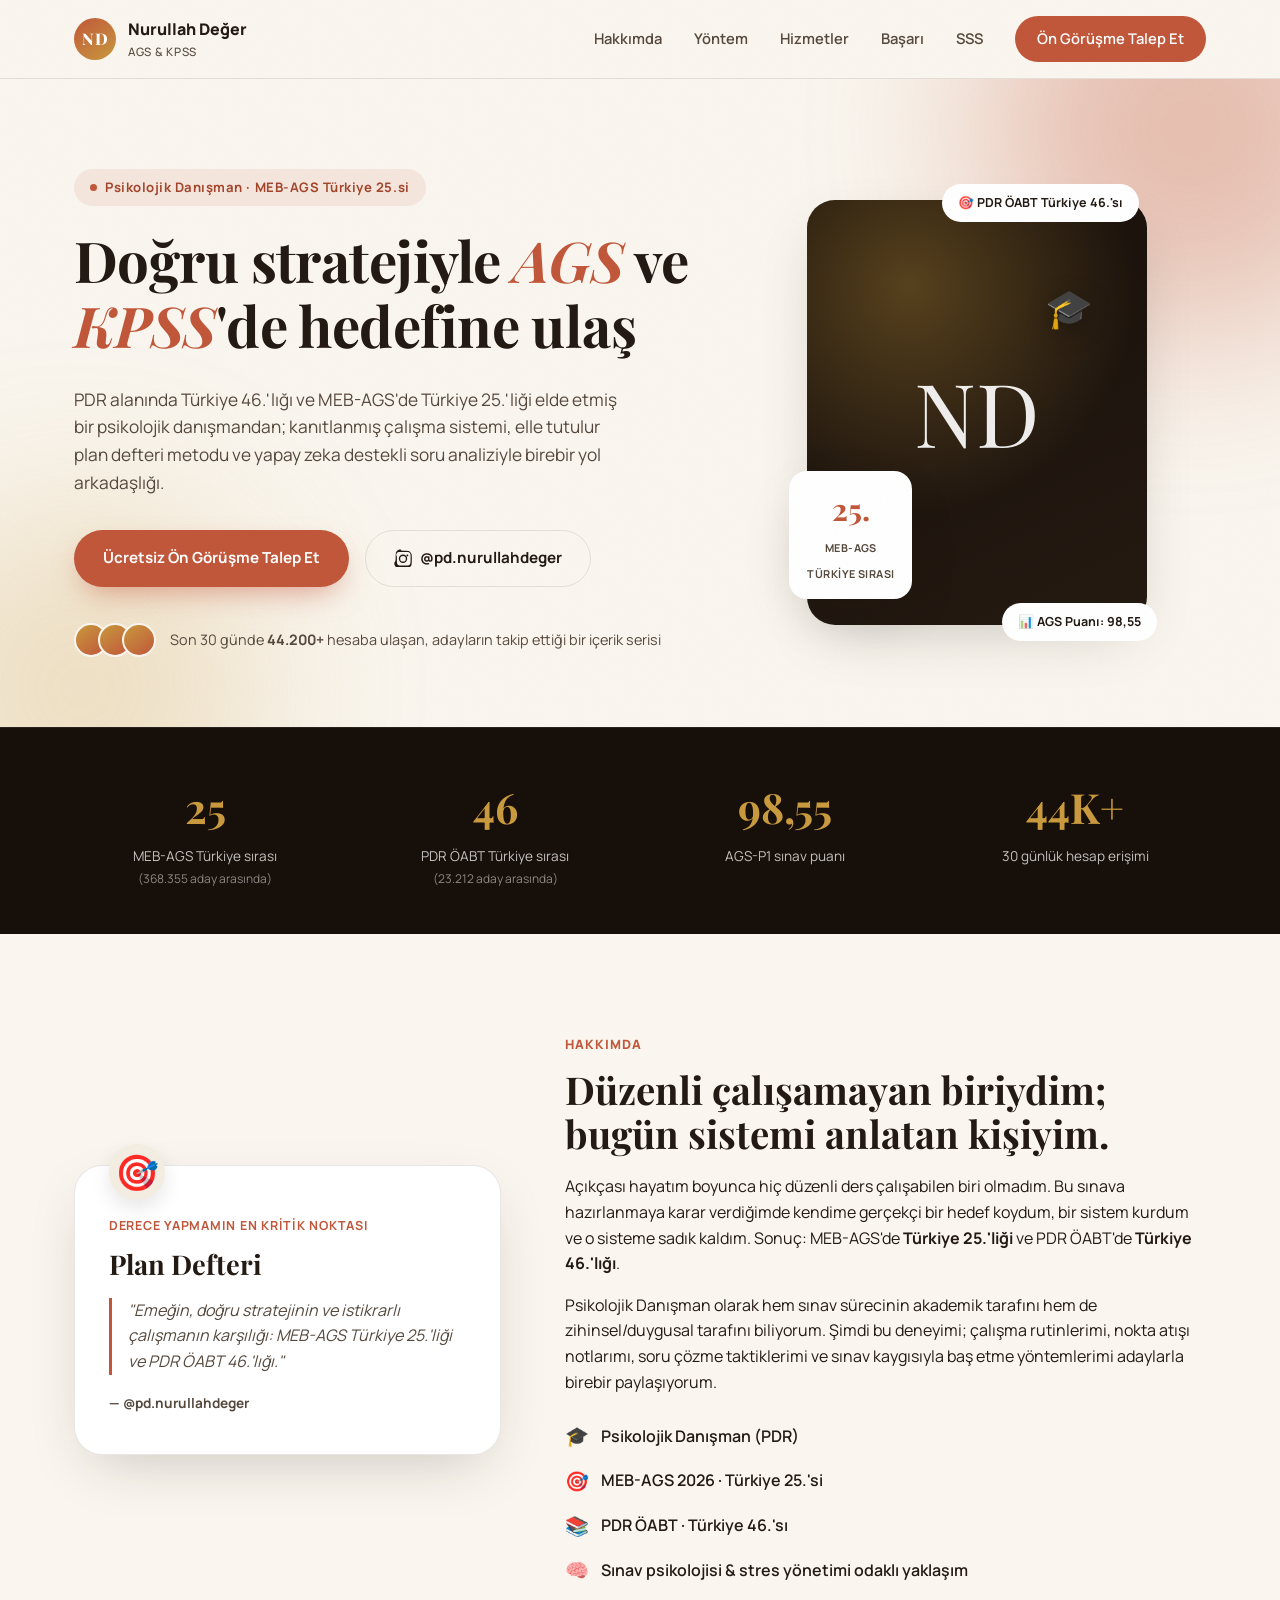
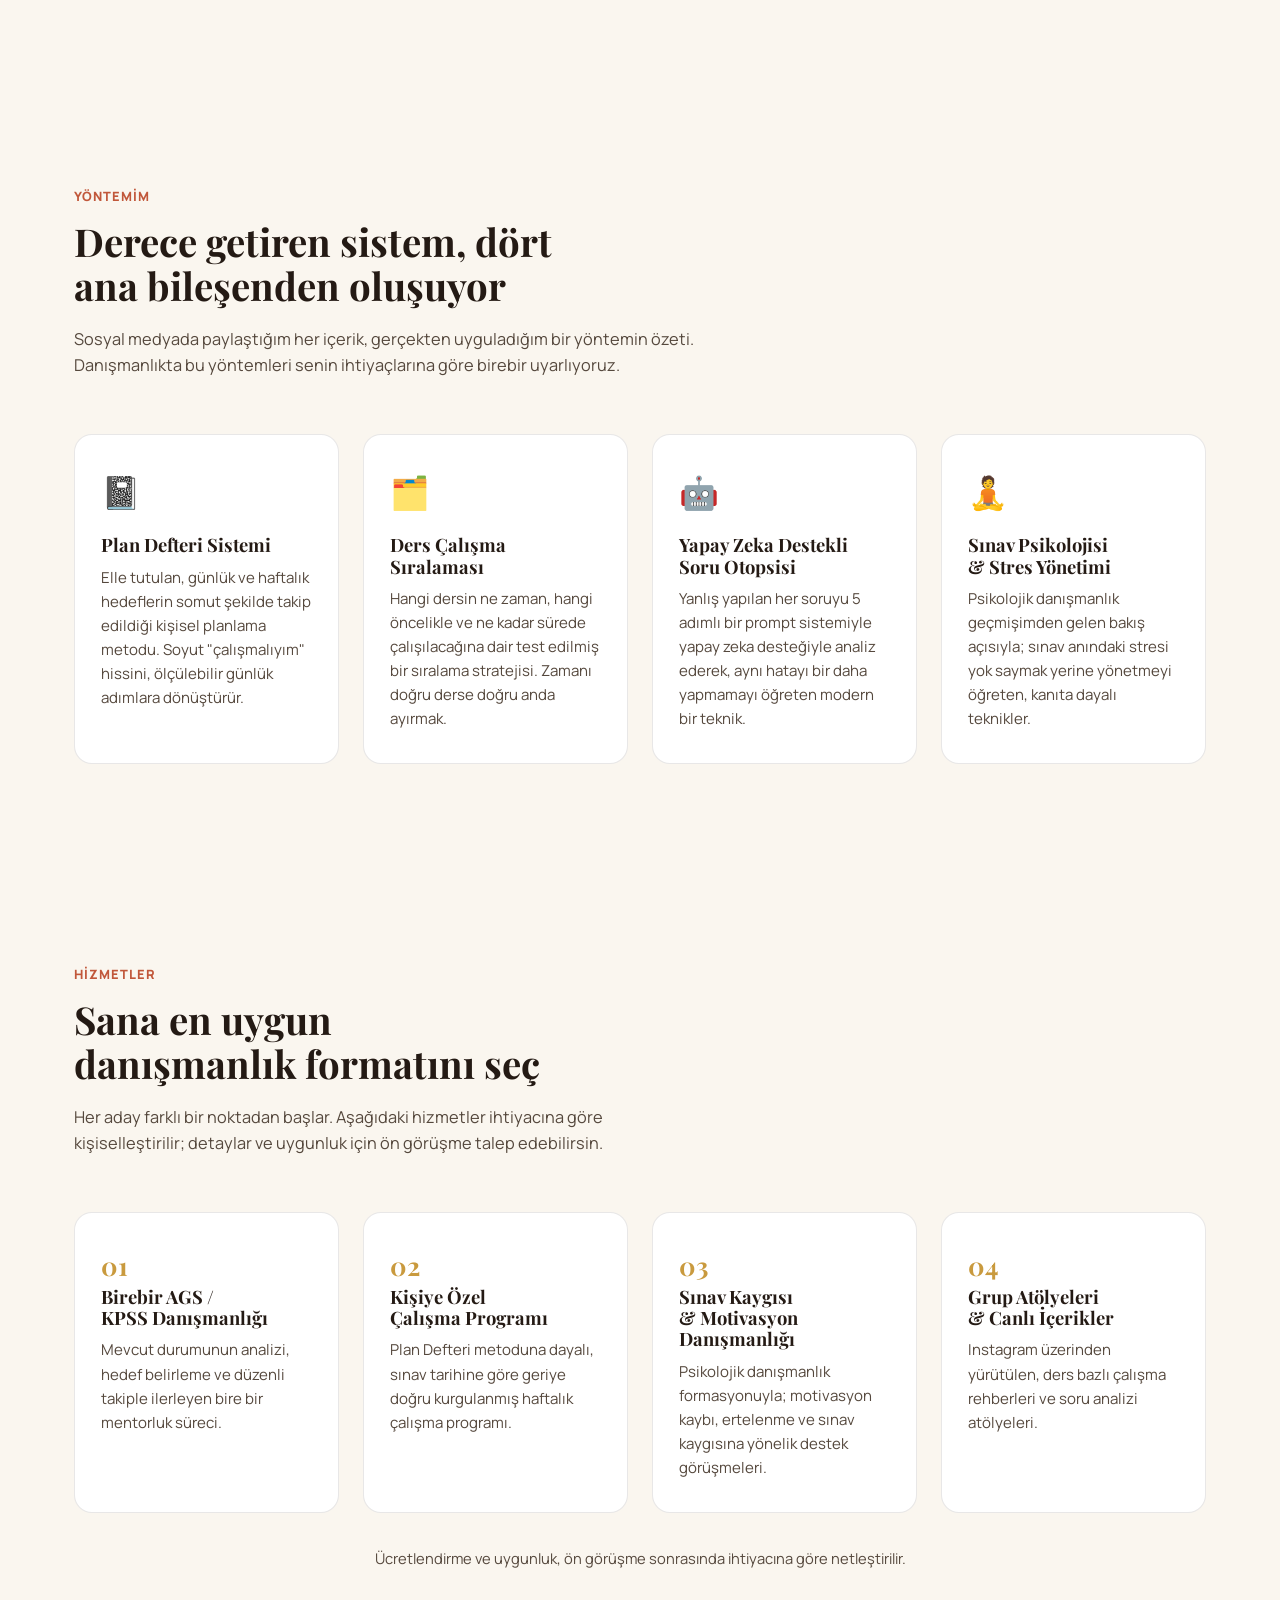
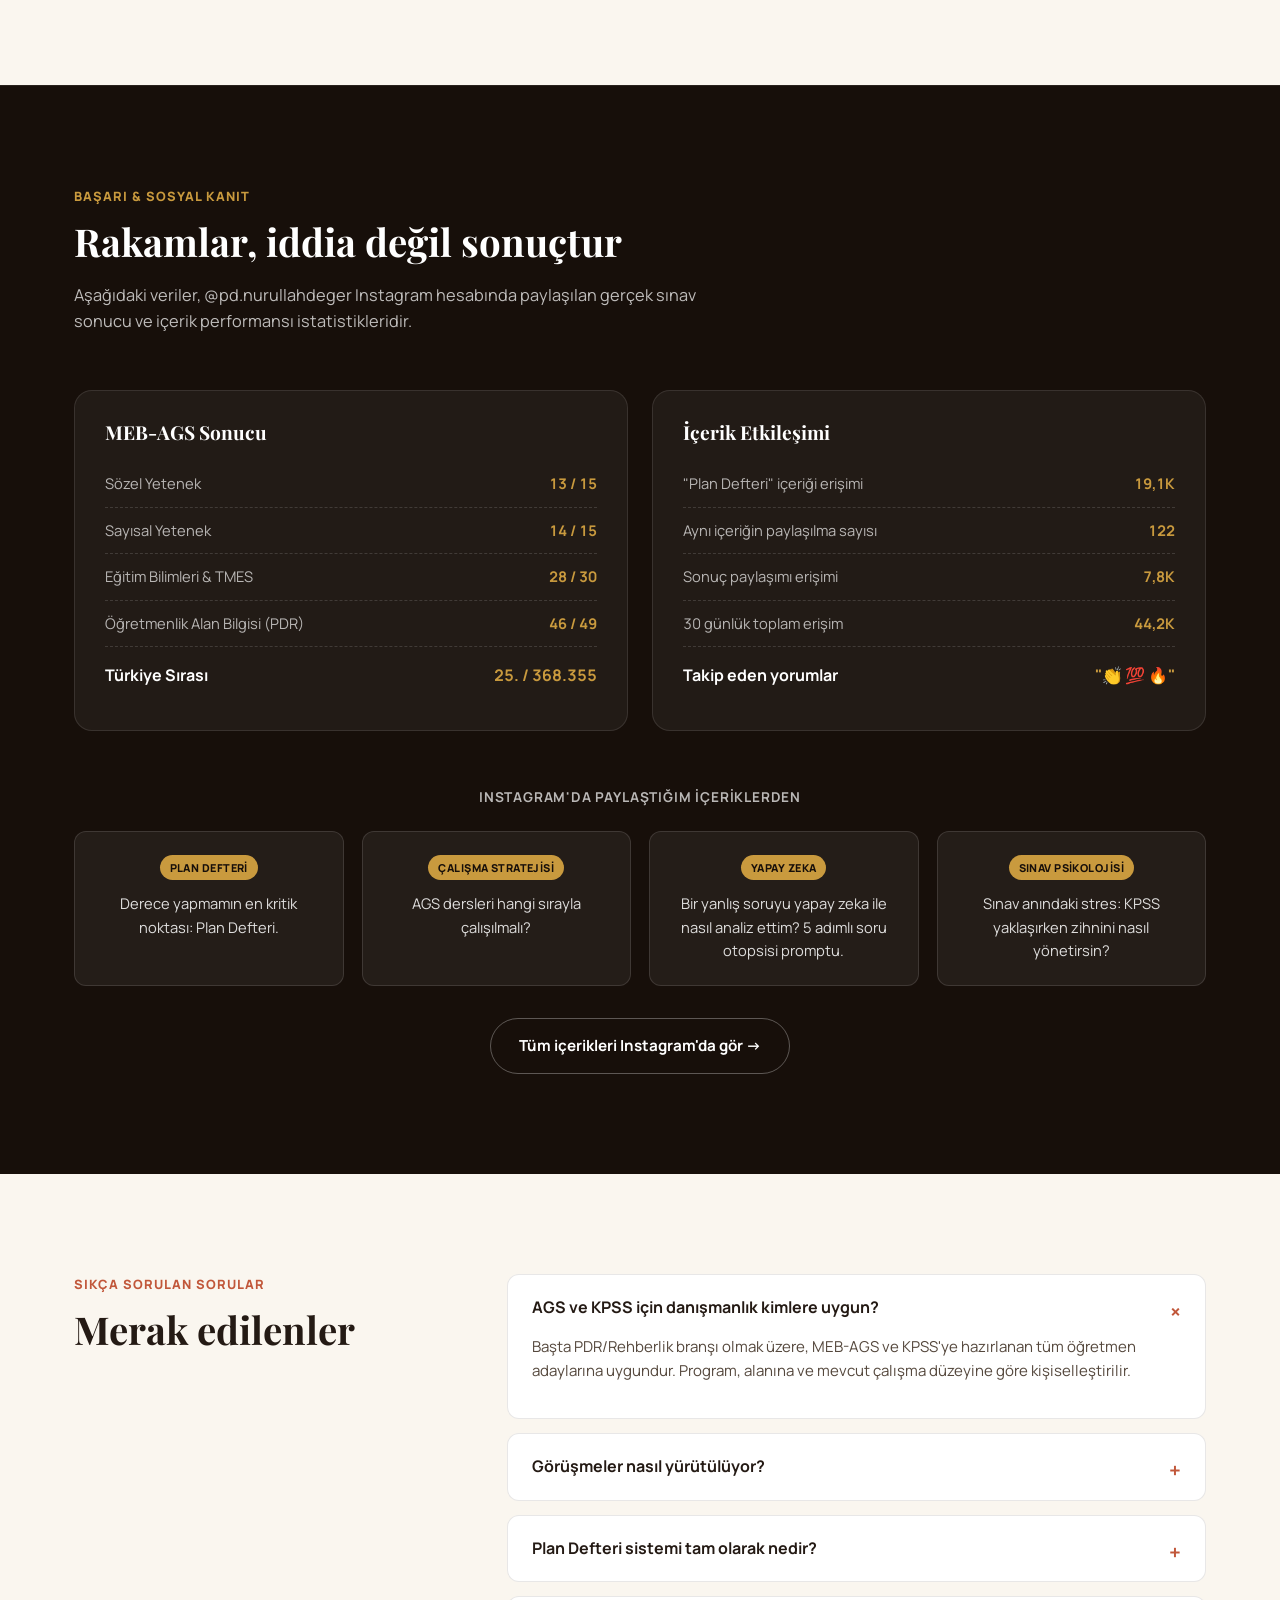
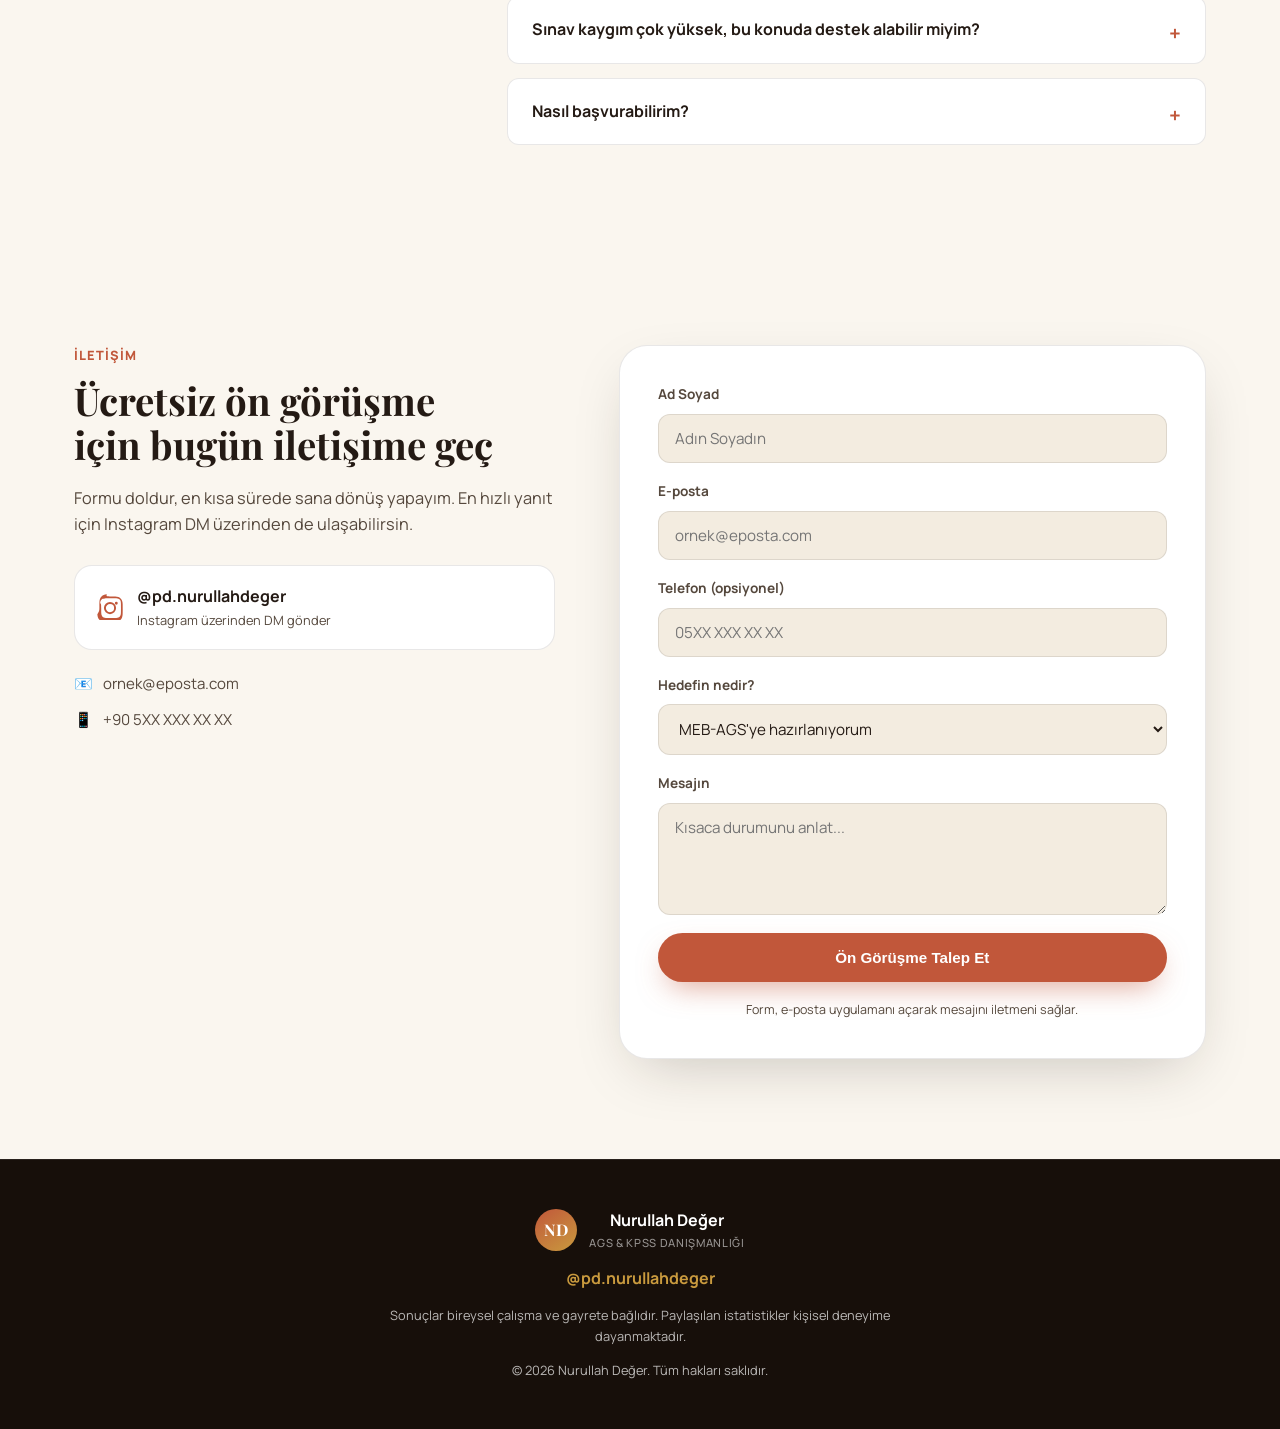
<file: index.html>
<!DOCTYPE html>
<html lang="tr">
<head>
<meta charset="UTF-8">
<meta name="viewport" content="width=device-width, initial-scale=1.0">
<title>Nurullah Değer | AGS &amp; KPSS Danışmanlığı</title>
<meta name="description" content="Psikolojik Danışman Nurullah Değer ile MEB-AGS ve KPSS'de kanıtlanmış çalışma sistemi, plan defteri metodu ve yapay zeka destekli soru analiziyle hedefine ulaş.">
<link rel="icon" href="data:image/svg+xml,%3Csvg xmlns='http://www.w3.org/2000/svg' viewBox='0 0 100 100'%3E%3Ctext y='.9em' font-size='90'%3E%F0%9F%8E%AF%3C/text%3E%3C/svg%3E">
<link rel="preconnect" href="https://fonts.googleapis.com">
<link rel="preconnect" href="https://fonts.gstatic.com" crossorigin>
<link href="https://fonts.googleapis.com/css2?family=Playfair+Display:wght@600;700;800&family=Manrope:wght@400;500;600;700;800&display=swap" rel="stylesheet">
<link rel="stylesheet" href="assets/css/style.css">
</head>
<body>

<div class="noise-overlay" aria-hidden="true"></div>

<!-- ===== HEADER ===== -->
<header class="site-header" id="siteHeader">
  <div class="container header-inner">
    <a href="#top" class="brand">
      <span class="brand-mark">ND</span>
      <span class="brand-text">Nurullah Değer <em>AGS &amp; KPSS</em></span>
    </a>
    <nav class="main-nav" id="mainNav">
      <a href="#hakkimda">Hakkımda</a>
      <a href="#yontem">Yöntem</a>
      <a href="#hizmetler">Hizmetler</a>
      <a href="#basari">Başarı</a>
      <a href="#sss">SSS</a>
      <a href="#iletisim" class="nav-cta">Ön Görüşme Talep Et</a>
    </nav>
    <button class="nav-toggle" id="navToggle" aria-label="Menüyü aç/kapat" aria-expanded="false">
      <span></span><span></span><span></span>
    </button>
  </div>
</header>

<main id="top">

  <!-- ===== HERO ===== -->
  <section class="hero">
    <div class="hero-glow hero-glow--one" aria-hidden="true"></div>
    <div class="hero-glow hero-glow--two" aria-hidden="true"></div>
    <div class="container hero-inner">
      <div class="hero-copy reveal">
        <p class="eyebrow"><span class="dot"></span>Psikolojik Danışman · MEB-AGS Türkiye 25.si</p>
        <h1>Doğru stratejiyle <span class="accent-text">AGS</span> ve <span class="accent-text">KPSS</span>'de hedefine ulaş</h1>
        <p class="hero-sub">PDR alanında Türkiye 46.'lığı ve MEB-AGS'de Türkiye 25.'liği elde etmiş bir psikolojik danışmandan; kanıtlanmış çalışma sistemi, elle tutulur plan defteri metodu ve yapay zeka destekli soru analiziyle birebir yol arkadaşlığı.</p>
        <div class="hero-actions">
          <a class="btn btn-primary" href="#iletisim">Ücretsiz Ön Görüşme Talep Et</a>
          <a class="btn btn-ghost" href="https://www.instagram.com/pd.nurullahdeger/" target="_blank" rel="noopener">
            <svg viewBox="0 0 24 24" class="icon-inline" aria-hidden="true"><path d="M12 2.2c3.2 0 3.6 0 4.85.07 1.25.06 2.1.26 2.85.55.77.3 1.42.7 2.07 1.35.65.65 1.05 1.3 1.35 2.07.29.75.49 1.6.55 2.85.07 1.25.07 1.65.07 4.85s0 3.6-.07 4.85c-.06 1.25-.26 2.1-.55 2.85-.3.77-.7 1.42-1.35 2.07-.65.65-1.3 1.05-2.07 1.35-.75.29-1.6.49-2.85.55-1.25.07-1.65.07-4.85.07s-3.6 0-4.85-.07c-1.25-.06-2.1-.26-2.85-.55-.77-.3-1.42-.7-2.07-1.35-.65-.65-1.05-1.3-1.35-2.07-.29-.75-.49-1.6-.55-2.85C2.2 15.6 2.2 15.2 2.2 12s0-3.6.07-4.85c.06-1.25.26-2.1.55-2.85.3-.77.7-1.42 1.35-2.07.65-.65 1.3-1.05 2.07-1.35.75-.29 1.6-.49 2.85-.55C8.4 2.2 8.8 2.2 12 2.2zm0 1.8c-3.15 0-3.52 0-4.76.07-1.02.05-1.57.22-1.94.36-.49.19-.84.42-1.2.79-.37.36-.6.71-.79 1.2-.14.37-.31.92-.36 1.94C3.88 9.48 3.88 9.85 3.88 13s0 3.52.07 4.76c.05 1.02.22 1.57.36 1.94.19.49.42.84.79 1.2.36.37.71.6 1.2.79.37.14.92.31 1.94.36 1.24.07 1.61.07 4.76.07s3.52 0 4.76-.07c1.02-.05 1.57-.22 1.94-.36.49-.19.84-.42 1.2-.79.37-.36.6-.71.79-1.2.14-.37.31-.92.36-1.94.07-1.24.07-1.61.07-4.76s0-3.52-.07-4.76c-.05-1.02-.22-1.57-.36-1.94a3.2 3.2 0 0 0-.79-1.2 3.2 3.2 0 0 0-1.2-.79c-.37-.14-.92-.31-1.94-.36C15.52 4 15.15 4 12 4zm0 3.4a5.6 5.6 0 1 1 0 11.2 5.6 5.6 0 0 1 0-11.2zm0 1.8a3.8 3.8 0 1 0 0 7.6 3.8 3.8 0 0 0 0-7.6zm5.83-2a1.31 1.31 0 1 1 0 2.62 1.31 1.31 0 0 1 0-2.62z"/></svg>
            @pd.nurullahdeger
          </a>
        </div>
        <div class="hero-trust">
          <div class="trust-avatars" aria-hidden="true">
            <span></span><span></span><span></span>
          </div>
          <p>Son 30 günde <strong>44.200+</strong> hesaba ulaşan, adayların takip ettiği bir içerik serisi</p>
        </div>
      </div>

      <div class="hero-visual reveal">
        <div class="portrait-card">
          <div class="portrait-frame">
            <span class="portrait-monogram">ND</span>
            <span class="portrait-cap" aria-hidden="true">🎓</span>
          </div>
          <div class="portrait-badge">
            <span class="badge-num">25.</span>
            <span class="badge-label">MEB-AGS<br>Türkiye Sırası</span>
          </div>
          <div class="portrait-tag portrait-tag--top">🎯 PDR ÖABT Türkiye 46.'sı</div>
          <div class="portrait-tag portrait-tag--bottom">📊 AGS Puanı: 98,55</div>
        </div>
      </div>
    </div>
  </section>

  <!-- ===== STATS STRIP ===== -->
  <section class="stats-strip">
    <div class="container stats-grid">
      <div class="stat-item reveal">
        <span class="stat-num" data-count="25">0</span>
        <span class="stat-suffix">.</span>
        <p>MEB-AGS Türkiye sırası <em>(368.355 aday arasında)</em></p>
      </div>
      <div class="stat-item reveal">
        <span class="stat-num" data-count="46">0</span>
        <span class="stat-suffix">.</span>
        <p>PDR ÖABT Türkiye sırası <em>(23.212 aday arasında)</em></p>
      </div>
      <div class="stat-item reveal">
        <span class="stat-num" data-count="98" data-decimal="55">0</span>
        <p>AGS-P1 sınav puanı</p>
      </div>
      <div class="stat-item reveal">
        <span class="stat-num" data-count="44" data-suffix="K+">0</span>
        <p>30 günlük hesap erişimi</p>
      </div>
    </div>
  </section>

  <!-- ===== HAKKIMDA ===== -->
  <section id="hakkimda" class="section about">
    <div class="container about-grid">
      <div class="about-media reveal">
        <div class="notebook-card">
          <p class="notebook-kicker">Derece yapmamın en kritik noktası</p>
          <h3>Plan Defteri</h3>
          <p class="notebook-quote">"Emeğin, doğru stratejinin ve istikrarlı çalışmanın karşılığı: MEB-AGS Türkiye 25.'liği ve PDR ÖABT 46.'lığı."</p>
          <span class="notebook-signature">— @pd.nurullahdeger</span>
        </div>
      </div>
      <div class="about-copy reveal">
        <p class="section-eyebrow">Hakkımda</p>
        <h2>Düzenli çalışamayan biriydim; bugün sistemi anlatan kişiyim.</h2>
        <p>Açıkçası hayatım boyunca hiç düzenli ders çalışabilen biri olmadım. Bu sınava hazırlanmaya karar verdiğimde kendime gerçekçi bir hedef koydum, bir sistem kurdum ve o sisteme sadık kaldım. Sonuç: MEB-AGS'de <strong>Türkiye 25.'liği</strong> ve PDR ÖABT'de <strong>Türkiye 46.'lığı</strong>.</p>
        <p>Psikolojik Danışman olarak hem sınav sürecinin akademik tarafını hem de zihinsel/duygusal tarafını biliyorum. Şimdi bu deneyimi; çalışma rutinlerimi, nokta atışı notlarımı, soru çözme taktiklerimi ve sınav kaygısıyla baş etme yöntemlerimi adaylarla birebir paylaşıyorum.</p>
        <ul class="about-points">
          <li><span>🎓</span> Psikolojik Danışman (PDR)</li>
          <li><span>🎯</span> MEB-AGS 2026 · Türkiye 25.'si</li>
          <li><span>📚</span> PDR ÖABT · Türkiye 46.'sı</li>
          <li><span>🧠</span> Sınav psikolojisi &amp; stres yönetimi odaklı yaklaşım</li>
        </ul>
      </div>
    </div>
  </section>

  <!-- ===== YÖNTEM ===== -->
  <section id="yontem" class="section method">
    <div class="container">
      <div class="section-head reveal">
        <p class="section-eyebrow">Yöntemim</p>
        <h2>Derece getiren sistem, dört ana bileşenden oluşuyor</h2>
        <p class="section-desc">Sosyal medyada paylaştığım her içerik, gerçekten uyguladığım bir yöntemin özeti. Danışmanlıkta bu yöntemleri senin ihtiyaçlarına göre birebir uyarlıyoruz.</p>
      </div>
      <div class="method-grid">
        <div class="method-card reveal">
          <div class="method-icon">📓</div>
          <h3>Plan Defteri Sistemi</h3>
          <p>Elle tutulan, günlük ve haftalık hedeflerin somut şekilde takip edildiği kişisel planlama metodu. Soyut "çalışmalıyım" hissini, ölçülebilir günlük adımlara dönüştürür.</p>
        </div>
        <div class="method-card reveal">
          <div class="method-icon">🗂️</div>
          <h3>Ders Çalışma Sıralaması</h3>
          <p>Hangi dersin ne zaman, hangi öncelikle ve ne kadar sürede çalışılacağına dair test edilmiş bir sıralama stratejisi. Zamanı doğru derse doğru anda ayırmak.</p>
        </div>
        <div class="method-card reveal">
          <div class="method-icon">🤖</div>
          <h3>Yapay Zeka Destekli Soru Otopsisi</h3>
          <p>Yanlış yapılan her soruyu 5 adımlı bir prompt sistemiyle yapay zeka desteğiyle analiz ederek, aynı hatayı bir daha yapmamayı öğreten modern bir teknik.</p>
        </div>
        <div class="method-card reveal">
          <div class="method-icon">🧘</div>
          <h3>Sınav Psikolojisi &amp; Stres Yönetimi</h3>
          <p>Psikolojik danışmanlık geçmişimden gelen bakış açısıyla; sınav anındaki stresi yok saymak yerine yönetmeyi öğreten, kanıta dayalı teknikler.</p>
        </div>
      </div>
    </div>
  </section>

  <!-- ===== HİZMETLER ===== -->
  <section id="hizmetler" class="section services">
    <div class="container">
      <div class="section-head reveal">
        <p class="section-eyebrow">Hizmetler</p>
        <h2>Sana en uygun danışmanlık formatını seç</h2>
        <p class="section-desc">Her aday farklı bir noktadan başlar. Aşağıdaki hizmetler ihtiyacına göre kişiselleştirilir; detaylar ve uygunluk için ön görüşme talep edebilirsin.</p>
      </div>
      <div class="services-grid">
        <div class="service-card reveal">
          <span class="service-num">01</span>
          <h3>Birebir AGS / KPSS Danışmanlığı</h3>
          <p>Mevcut durumunun analizi, hedef belirleme ve düzenli takiple ilerleyen bire bir mentorluk süreci.</p>
        </div>
        <div class="service-card reveal">
          <span class="service-num">02</span>
          <h3>Kişiye Özel Çalışma Programı</h3>
          <p>Plan Defteri metoduna dayalı, sınav tarihine göre geriye doğru kurgulanmış haftalık çalışma programı.</p>
        </div>
        <div class="service-card reveal">
          <span class="service-num">03</span>
          <h3>Sınav Kaygısı &amp; Motivasyon Danışmanlığı</h3>
          <p>Psikolojik danışmanlık formasyonuyla; motivasyon kaybı, ertelenme ve sınav kaygısına yönelik destek görüşmeleri.</p>
        </div>
        <div class="service-card reveal">
          <span class="service-num">04</span>
          <h3>Grup Atölyeleri &amp; Canlı İçerikler</h3>
          <p>Instagram üzerinden yürütülen, ders bazlı çalışma rehberleri ve soru analizi atölyeleri.</p>
        </div>
      </div>
      <p class="services-note reveal">Ücretlendirme ve uygunluk, ön görüşme sonrasında ihtiyacına göre netleştirilir.</p>
    </div>
  </section>

  <!-- ===== BAŞARI / SOSYAL KANIT ===== -->
  <section id="basari" class="section proof">
    <div class="container">
      <div class="section-head reveal light">
        <p class="section-eyebrow">Başarı &amp; Sosyal Kanıt</p>
        <h2>Rakamlar, iddia değil sonuçtur</h2>
        <p class="section-desc">Aşağıdaki veriler, @pd.nurullahdeger Instagram hesabında paylaşılan gerçek sınav sonucu ve içerik performansı istatistikleridir.</p>
      </div>

      <div class="proof-grid">
        <div class="proof-card reveal">
          <h3>MEB-AGS Sonucu</h3>
          <div class="proof-row"><span>Sözel Yetenek</span><strong>13 / 15</strong></div>
          <div class="proof-row"><span>Sayısal Yetenek</span><strong>14 / 15</strong></div>
          <div class="proof-row"><span>Eğitim Bilimleri &amp; TMES</span><strong>28 / 30</strong></div>
          <div class="proof-row"><span>Öğretmenlik Alan Bilgisi (PDR)</span><strong>46 / 49</strong></div>
          <div class="proof-row proof-row--total"><span>Türkiye Sırası</span><strong>25. / 368.355</strong></div>
        </div>

        <div class="proof-card reveal">
          <h3>İçerik Etkileşimi</h3>
          <div class="proof-row"><span>"Plan Defteri" içeriği erişimi</span><strong>19,1K</strong></div>
          <div class="proof-row"><span>Aynı içeriğin paylaşılma sayısı</span><strong>122</strong></div>
          <div class="proof-row"><span>Sonuç paylaşımı erişimi</span><strong>7,8K</strong></div>
          <div class="proof-row"><span>30 günlük toplam erişim</span><strong>44,2K</strong></div>
          <div class="proof-row proof-row--total"><span>Takip eden yorumlar</span><strong>"👏 💯 🔥"</strong></div>
        </div>
      </div>

      <div class="content-strip reveal">
        <p class="content-strip-label">Instagram'da paylaştığım içeriklerden</p>
        <div class="content-cards">
          <a class="content-card" href="https://www.instagram.com/pd.nurullahdeger/" target="_blank" rel="noopener">
            <span class="content-tag">Plan Defteri</span>
            <p>Derece yapmamın en kritik noktası: Plan Defteri.</p>
          </a>
          <a class="content-card" href="https://www.instagram.com/pd.nurullahdeger/" target="_blank" rel="noopener">
            <span class="content-tag">Çalışma Stratejisi</span>
            <p>AGS dersleri hangi sırayla çalışılmalı?</p>
          </a>
          <a class="content-card" href="https://www.instagram.com/pd.nurullahdeger/" target="_blank" rel="noopener">
            <span class="content-tag">Yapay Zeka</span>
            <p>Bir yanlış soruyu yapay zeka ile nasıl analiz ettim? 5 adımlı soru otopsisi promptu.</p>
          </a>
          <a class="content-card" href="https://www.instagram.com/pd.nurullahdeger/" target="_blank" rel="noopener">
            <span class="content-tag">Sınav Psikolojisi</span>
            <p>Sınav anındaki stres: KPSS yaklaşırken zihnini nasıl yönetirsin?</p>
          </a>
        </div>
        <a class="btn btn-ghost btn-ghost--light" href="https://www.instagram.com/pd.nurullahdeger/" target="_blank" rel="noopener">Tüm içerikleri Instagram'da gör →</a>
      </div>
    </div>
  </section>

  <!-- ===== SSS ===== -->
  <section id="sss" class="section faq">
    <div class="container faq-grid">
      <div class="section-head reveal">
        <p class="section-eyebrow">Sıkça Sorulan Sorular</p>
        <h2>Merak edilenler</h2>
      </div>
      <div class="faq-list reveal">
        <details class="faq-item" open>
          <summary>AGS ve KPSS için danışmanlık kimlere uygun?</summary>
          <p>Başta PDR/Rehberlik branşı olmak üzere, MEB-AGS ve KPSS'ye hazırlanan tüm öğretmen adaylarına uygundur. Program, alanına ve mevcut çalışma düzeyine göre kişiselleştirilir.</p>
        </details>
        <details class="faq-item">
          <summary>Görüşmeler nasıl yürütülüyor?</summary>
          <p>Süreç çevrimiçi olarak yürütülür. Ön görüşmede hedefin ve mevcut durumun konuşulur, ardından sana özel bir çalışma ve takip planı oluşturulur.</p>
        </details>
        <details class="faq-item">
          <summary>Plan Defteri sistemi tam olarak nedir?</summary>
          <p>Günlük ve haftalık hedeflerin elle tutulur şekilde planlandığı, ilerlemenin somut olarak takip edildiği kişisel bir planlama yöntemidir. Danışmanlık sürecinde sana özel şekilde uyarlanır.</p>
        </details>
        <details class="faq-item">
          <summary>Sınav kaygım çok yüksek, bu konuda destek alabilir miyim?</summary>
          <p>Evet. Psikolojik danışmanlık formasyonu, sınav kaygısı ve motivasyon konularında akademik hazırlığın yanı sıra destek almanı da mümkün kılıyor.</p>
        </details>
        <details class="faq-item">
          <summary>Nasıl başvurabilirim?</summary>
          <p>Aşağıdaki iletişim bölümünden formu doldurabilir ya da Instagram üzerinden doğrudan mesaj gönderebilirsin.</p>
        </details>
      </div>
    </div>
  </section>

  <!-- ===== İLETİŞİM ===== -->
  <section id="iletisim" class="section contact">
    <div class="container contact-grid">
      <div class="contact-copy reveal">
        <p class="section-eyebrow">İletişim</p>
        <h2>Ücretsiz ön görüşme için bugün iletişime geç</h2>
        <p class="section-desc">Formu doldur, en kısa sürede sana dönüş yapayım. En hızlı yanıt için Instagram DM üzerinden de ulaşabilirsin.</p>

        <a class="contact-instagram" href="https://www.instagram.com/pd.nurullahdeger/" target="_blank" rel="noopener">
          <svg viewBox="0 0 24 24" class="icon-inline" aria-hidden="true"><path d="M12 2.2c3.2 0 3.6 0 4.85.07 1.25.06 2.1.26 2.85.55.77.3 1.42.7 2.07 1.35.65.65 1.05 1.3 1.35 2.07.29.75.49 1.6.55 2.85.07 1.25.07 1.65.07 4.85s0 3.6-.07 4.85c-.06 1.25-.26 2.1-.55 2.85-.3.77-.7 1.42-1.35 2.07-.65.65-1.3 1.05-2.07 1.35-.75.29-1.6.49-2.85.55-1.25.07-1.65.07-4.85.07s-3.6 0-4.85-.07c-1.25-.06-2.1-.26-2.85-.55-.77-.3-1.42-.7-2.07-1.35-.65-.65-1.05-1.3-1.35-2.07-.29-.75-.49-1.6-.55-2.85C2.2 15.6 2.2 15.2 2.2 12s0-3.6.07-4.85c.06-1.25.26-2.1.55-2.85.3-.77.7-1.42 1.35-2.07.65-.65 1.3-1.05 2.07-1.35.75-.29 1.6-.49 2.85-.55C8.4 2.2 8.8 2.2 12 2.2zm0 1.8c-3.15 0-3.52 0-4.76.07-1.02.05-1.57.22-1.94.36-.49.19-.84.42-1.2.79-.37.36-.6.71-.79 1.2-.14.37-.31.92-.36 1.94C3.88 9.48 3.88 9.85 3.88 13s0 3.52.07 4.76c.05 1.02.22 1.57.36 1.94.19.49.42.84.79 1.2.36.37.71.6 1.2.79.37.14.92.31 1.94.36 1.24.07 1.61.07 4.76.07s3.52 0 4.76-.07c1.02-.05 1.57-.22 1.94-.36.49-.19.84-.42 1.2-.79.37-.36.6-.71.79-1.2.14-.37.31-.92.36-1.94.07-1.24.07-1.61.07-4.76s0-3.52-.07-4.76c-.05-1.02-.22-1.57-.36-1.94a3.2 3.2 0 0 0-.79-1.2 3.2 3.2 0 0 0-1.2-.79c-.37-.14-.92-.31-1.94-.36C15.52 4 15.15 4 12 4zm0 3.4a5.6 5.6 0 1 1 0 11.2 5.6 5.6 0 0 1 0-11.2zm0 1.8a3.8 3.8 0 1 0 0 7.6 3.8 3.8 0 0 0 0-7.6zm5.83-2a1.31 1.31 0 1 1 0 2.62 1.31 1.31 0 0 1 0-2.62z"/></svg>
          <span>
            <strong>@pd.nurullahdeger</strong>
            <em>Instagram üzerinden DM gönder</em>
          </span>
        </a>

        <ul class="contact-list">
          <li><span>📧</span> <!-- TODO: gerçek e-posta adresinizi buraya girin --> ornek@eposta.com</li>
          <li><span>📱</span> <!-- TODO: gerçek telefon/WhatsApp numaranızı buraya girin --> +90 5XX XXX XX XX</li>
        </ul>
      </div>

      <form class="contact-form reveal" id="contactForm">
        <div class="form-row">
          <label for="name">Ad Soyad</label>
          <input type="text" id="name" name="name" required placeholder="Adın Soyadın">
        </div>
        <div class="form-row">
          <label for="email">E-posta</label>
          <input type="email" id="email" name="email" required placeholder="ornek@eposta.com">
        </div>
        <div class="form-row">
          <label for="phone">Telefon (opsiyonel)</label>
          <input type="tel" id="phone" name="phone" placeholder="05XX XXX XX XX">
        </div>
        <div class="form-row">
          <label for="goal">Hedefin nedir?</label>
          <select id="goal" name="goal">
            <option>MEB-AGS'ye hazırlanıyorum</option>
            <option>KPSS'ye hazırlanıyorum</option>
            <option>Sınav kaygısı ile ilgili destek istiyorum</option>
            <option>Diğer</option>
          </select>
        </div>
        <div class="form-row">
          <label for="message">Mesajın</label>
          <textarea id="message" name="message" rows="4" placeholder="Kısaca durumunu anlat..."></textarea>
        </div>
        <button type="submit" class="btn btn-primary btn-block">Ön Görüşme Talep Et</button>
        <p class="form-note" id="formNote">Form, e-posta uygulamanı açarak mesajını iletmeni sağlar.</p>
      </form>
    </div>
  </section>

</main>

<!-- ===== FOOTER ===== -->
<footer class="site-footer">
  <div class="container footer-inner">
    <div class="footer-brand">
      <span class="brand-mark">ND</span>
      <span class="brand-text">Nurullah Değer <em>AGS &amp; KPSS Danışmanlığı</em></span>
    </div>
    <a href="https://www.instagram.com/pd.nurullahdeger/" target="_blank" rel="noopener" class="footer-instagram">@pd.nurullahdeger</a>
    <p class="footer-note">Sonuçlar bireysel çalışma ve gayrete bağlıdır. Paylaşılan istatistikler kişisel deneyime dayanmaktadır.</p>
    <p class="footer-copy">© <span id="year"></span> Nurullah Değer. Tüm hakları saklıdır.</p>
  </div>
</footer>

<script src="assets/js/script.js"></script>
</body>
</html>
</file>
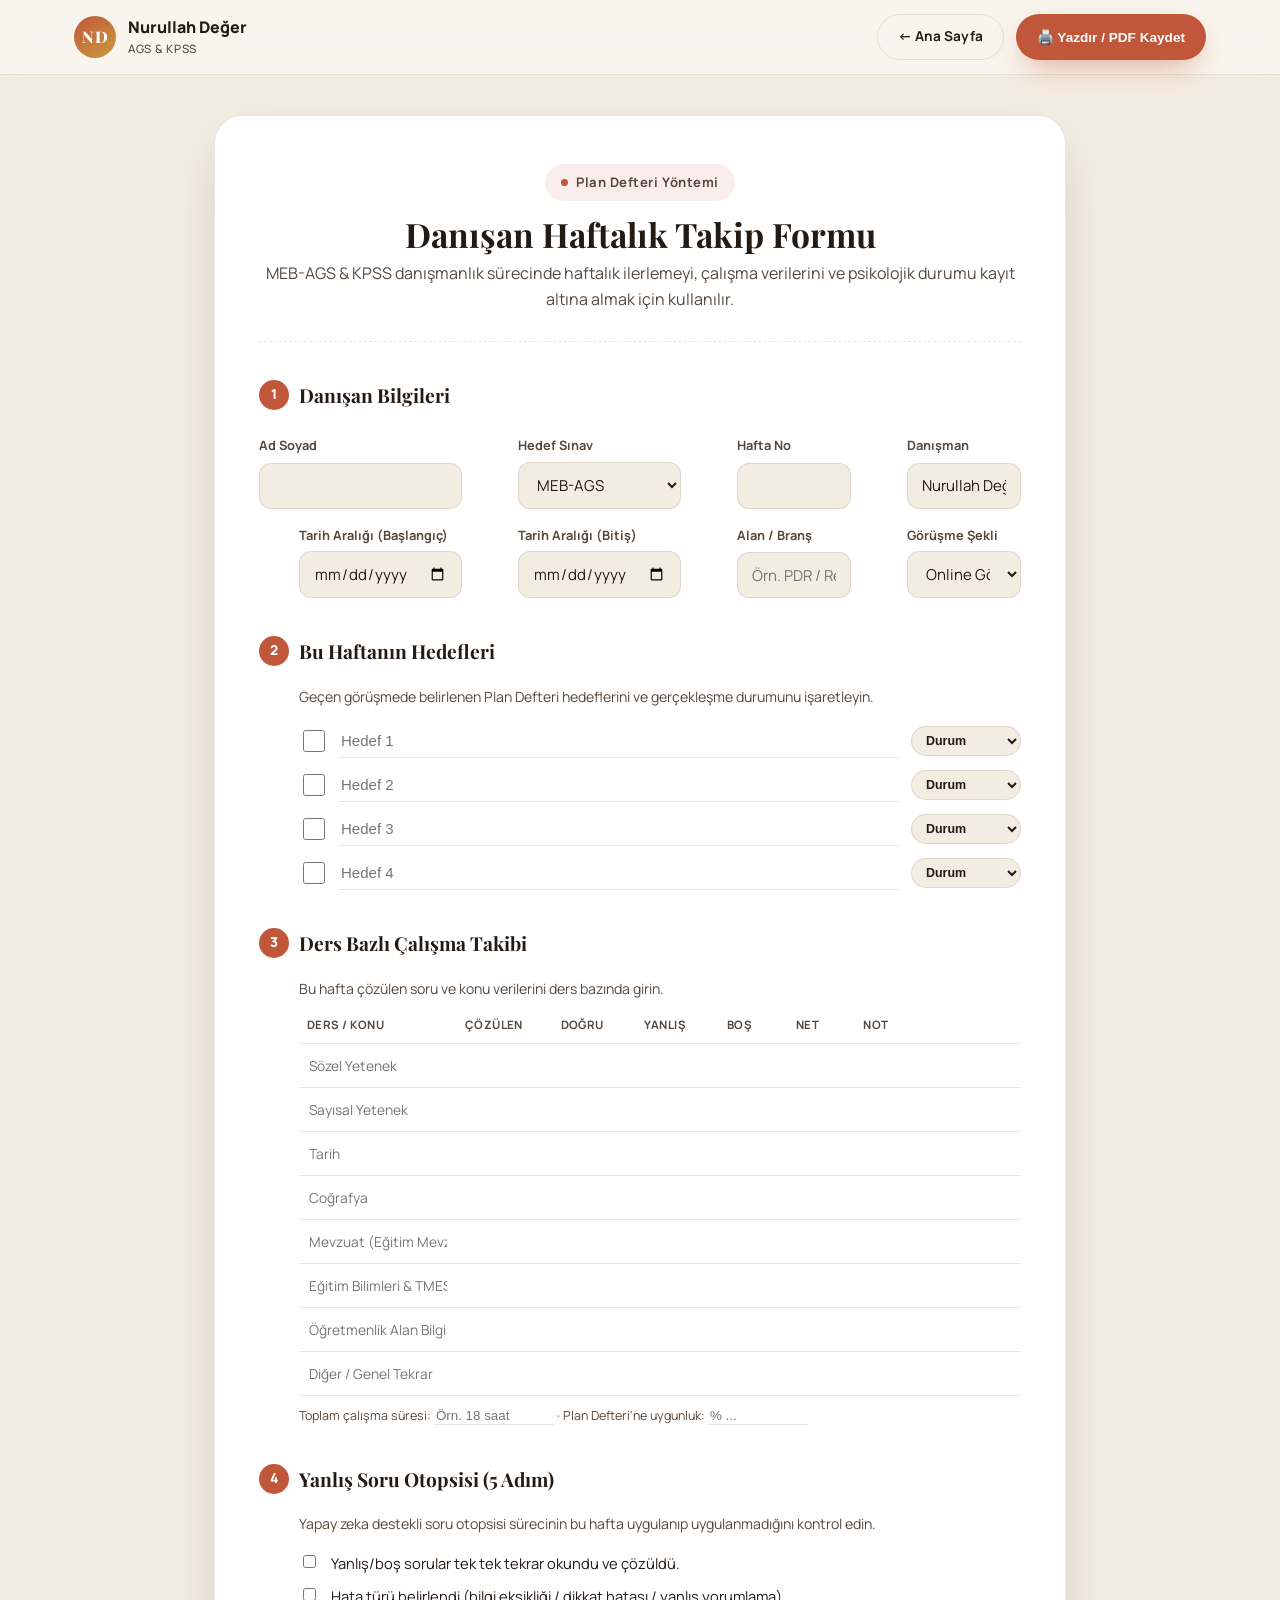
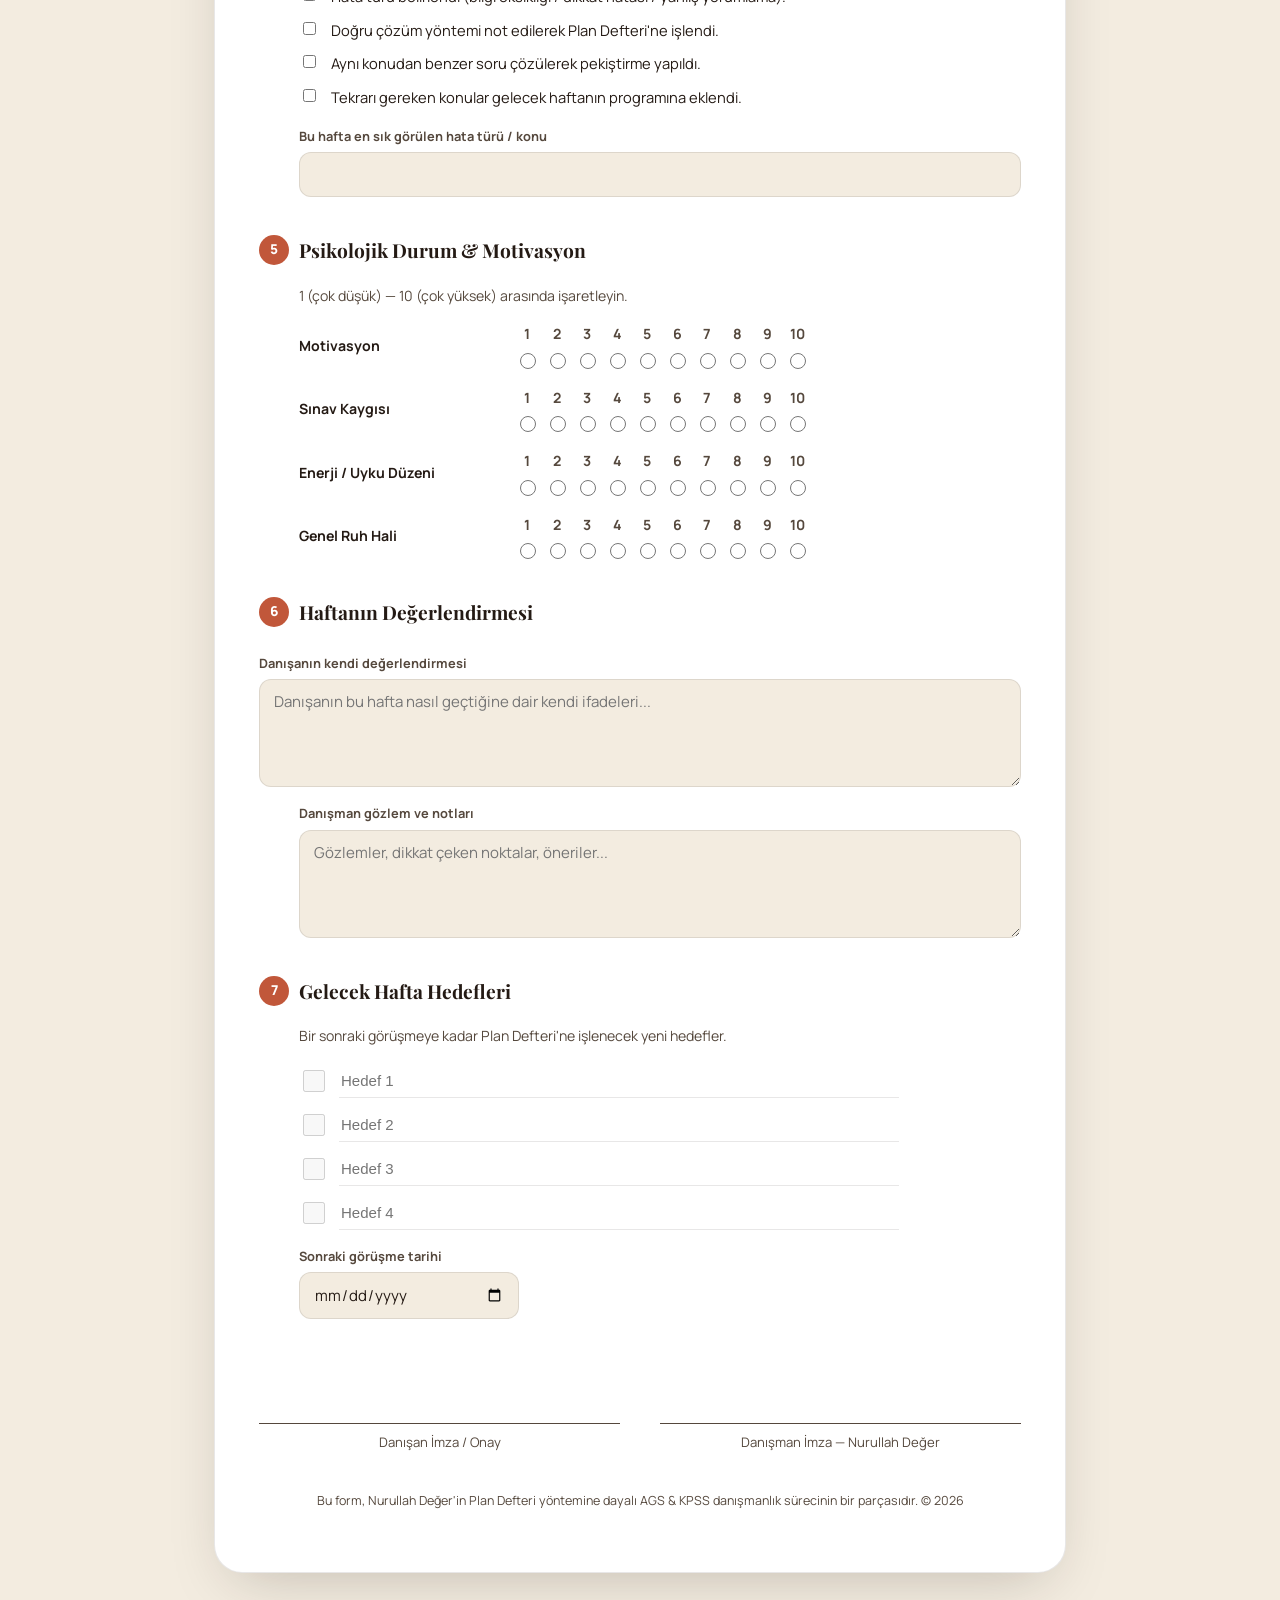
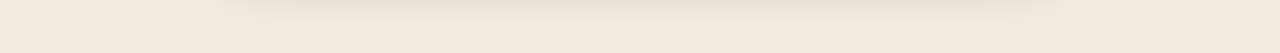
<file: danisan-haftalik-takip-formu.html>
<!DOCTYPE html>
<html lang="tr">
<head>
<meta charset="UTF-8">
<meta name="viewport" content="width=device-width, initial-scale=1.0">
<title>Danışan Haftalık Takip Formu | Nurullah Değer</title>
<meta name="description" content="Nurullah Değer'in AGS &amp; KPSS danışmanlığı için Plan Defteri yöntemine dayalı danışan haftalık takip formu.">
<link rel="icon" href="data:image/svg+xml,%3Csvg xmlns='http://www.w3.org/2000/svg' viewBox='0 0 100 100'%3E%3Ctext y='.9em' font-size='90'%3E%F0%9F%8E%AF%3C/text%3E%3C/svg%3E">
<link rel="preconnect" href="https://fonts.googleapis.com">
<link rel="preconnect" href="https://fonts.gstatic.com" crossorigin>
<link href="https://fonts.googleapis.com/css2?family=Playfair+Display:wght@600;700;800&family=Manrope:wght@400;500;600;700;800&display=swap" rel="stylesheet">
<link rel="stylesheet" href="assets/css/style.css">
<style>
  /* ---------- Takip formu sayfaya özel stiller ---------- */
  body{ background: var(--cream-soft); }
  .tf-toolbar{
    position: sticky; top:0; z-index:500; background: var(--header-bg); backdrop-filter: blur(10px);
    border-bottom: 1px solid var(--line); padding:14px 0;
  }
  .tf-toolbar-inner{ display:flex; align-items:center; justify-content:space-between; gap:16px; flex-wrap:wrap; }
  .tf-toolbar-inner .brand{ display:flex; align-items:center; gap:12px; font-weight:800; }
  .tf-toolbar-actions{ display:flex; gap:12px; }
  .tf-toolbar-actions .btn{ padding:11px 20px; font-size:.85rem; }

  .tf-page{ max-width: 900px; margin: 40px auto 80px; padding: 0 24px; }
  .tf-sheet{
    background: var(--paper); border:1px solid var(--line); border-radius: var(--radius-lg);
    box-shadow: var(--shadow); padding: 48px 44px; display:grid; gap:38px;
  }
  .tf-head{ text-align:center; border-bottom:1px dashed var(--line); padding-bottom:28px; }
  .tf-head .eyebrow{ margin:0 auto 14px; }
  .tf-head h1{ font-size: clamp(1.6rem, 3vw, 2.1rem); margin-bottom:8px; }
  .tf-head p{ color: var(--ink-soft); margin:0; }

  .tf-section{ display:grid; gap:16px; }
  .tf-section-title{
    display:flex; align-items:center; gap:10px; font-family: var(--font-display); font-size:1.2rem; color: var(--ink);
  }
  .tf-section-title .num{
    width:30px; height:30px; border-radius:50%; background: var(--terracotta); color:#fff; font-family: var(--font-body);
    font-weight:800; font-size:.85rem; display:grid; place-items:center; flex-shrink:0;
  }
  .tf-section-desc{ margin:-6px 0 0 40px; color: var(--ink-soft); font-size:.88rem; }

  .tf-grid{ display:grid; gap:16px; }
  .tf-grid--2{ grid-template-columns: repeat(2, 1fr); }
  .tf-grid--3{ grid-template-columns: repeat(3, 1fr); }
  .tf-grid--4{ grid-template-columns: repeat(4, 1fr); }
  .tf-field{ display:grid; gap:6px; margin-left:40px; }
  .tf-field label{ font-size:.8rem; font-weight:700; color: var(--ink-soft); }
  .tf-field input, .tf-field select, .tf-field textarea{
    border:1px solid var(--line); border-radius: var(--radius-sm); padding:11px 14px; font-family: inherit;
    font-size:.94rem; background: var(--cream-soft); color: var(--ink); resize: vertical; width:100%;
  }
  .tf-field input:focus, .tf-field select:focus, .tf-field textarea:focus{ outline:2px solid var(--terracotta); outline-offset:1px; }
  .tf-grid > .tf-field:first-child, .tf-grid--full{ margin-left:0; }
  .tf-full{ grid-column: 1 / -1; }

  /* Hedef listesi */
  .tf-goal-list{ display:grid; gap:10px; margin-left:40px; }
  .tf-goal-row{ display:grid; grid-template-columns: 28px 1fr 110px; align-items:center; gap:12px; }
  .tf-goal-row input[type="text"]{
    border:none; border-bottom:1px solid var(--line); background:transparent; padding:8px 2px; font-size:.94rem; color: var(--ink);
  }
  .tf-goal-row input[type="text"]:focus{ outline:none; border-bottom-color: var(--terracotta); }
  .tf-check{ width:22px; height:22px; accent-color: var(--terracotta); cursor:pointer; }
  .tf-status-select{
    border:1px solid var(--line); border-radius:999px; padding:6px 10px; font-size:.78rem; font-weight:700;
    background: var(--cream-soft); color: var(--ink);
  }

  /* Tablo */
  .tf-table-wrap{ margin-left:40px; overflow-x:auto; }
  table.tf-table{ width:100%; border-collapse: collapse; font-size:.86rem; min-width:640px; }
  table.tf-table th{
    text-align:left; font-size:.72rem; text-transform:uppercase; letter-spacing:.04em; color: var(--ink-soft);
    padding:0 8px 8px; border-bottom:1px solid var(--line);
  }
  table.tf-table td{ padding:6px 8px; border-bottom:1px solid var(--line); vertical-align:middle; }
  table.tf-table input{
    width:100%; border:none; background:transparent; padding:6px 2px; font-size:.86rem; color: var(--ink); font-family: inherit;
  }
  table.tf-table input:focus{ outline:none; background: var(--cream-soft); border-radius:6px; }
  table.tf-table input.tf-num{ text-align:center; }
  .tf-table-note{ margin:10px 0 0; font-size:.78rem; color: var(--ink-soft); }

  /* Ölçek (1-10) */
  .tf-scale-row{ display:grid; grid-template-columns: 200px 1fr; align-items:center; gap:16px; margin-left:40px; }
  .tf-scale-row + .tf-scale-row{ margin-top:2px; }
  .tf-scale-row label{ font-size:.88rem; font-weight:700; }
  .tf-scale{ display:flex; gap:6px; flex-wrap:wrap; }
  .tf-scale-opt{ display:flex; flex-direction:column; align-items:center; gap:4px; font-size:.68rem; color: var(--ink-soft); }
  .tf-scale-opt input{ width:16px; height:16px; accent-color: var(--terracotta); cursor:pointer; }
  .tf-scale-labels{ display:flex; justify-content:space-between; margin-left:216px; font-size:.72rem; color: var(--ink-soft); }

  /* Soru otopsisi checklist */
  .tf-checklist{ display:grid; gap:10px; margin-left:40px; }
  .tf-checklist-item{ display:flex; align-items:flex-start; gap:12px; font-size:.92rem; }
  .tf-checklist-item input{ margin-top:3px; }

  .tf-signatures{ display:grid; grid-template-columns: 1fr 1fr; gap:40px; margin-top:10px; }
  .tf-signature{ text-align:center; }
  .tf-signature .line{ border-top:1px solid var(--ink-soft); margin-top:56px; padding-top:8px; font-size:.82rem; color: var(--ink-soft); }

  .tf-footnote{ text-align:center; font-size:.78rem; color: var(--ink-soft); }

  @media (max-width: 760px){
    .tf-sheet{ padding:32px 20px; }
    .tf-grid--2, .tf-grid--3, .tf-grid--4{ grid-template-columns: 1fr; }
    .tf-field, .tf-goal-list, .tf-table-wrap, .tf-scale-row, .tf-checklist{ margin-left:0; }
    .tf-scale-labels{ margin-left:0; }
    .tf-section-desc{ margin-left:0; }
    .tf-signatures{ grid-template-columns: 1fr; }
  }

  @media print{
    .tf-toolbar{ display:none; }
    body{ background:#fff; }
    .tf-page{ margin:0; max-width:none; padding:0; }
    .tf-sheet{ box-shadow:none; border:none; border-radius:0; padding:0; }
    .tf-field input, .tf-field select, .tf-field textarea, table.tf-table input{ background:transparent; }
    a[href]::after{ content:none !important; }
    @page{ size: A4; margin: 14mm; }
  }
</style>
</head>
<body>

<header class="tf-toolbar">
  <div class="container tf-toolbar-inner">
    <a href="index.html" class="brand">
      <span class="brand-mark">ND</span>
      <span class="brand-text">Nurullah Değer <em>AGS &amp; KPSS</em></span>
    </a>
    <div class="tf-toolbar-actions">
      <a class="btn btn-ghost" href="index.html">← Ana Sayfa</a>
      <button type="button" class="btn btn-primary" onclick="window.print()">🖨️ Yazdır / PDF Kaydet</button>
    </div>
  </div>
</header>

<main class="tf-page">
  <form class="tf-sheet" id="takipFormu" onsubmit="return false;">

    <div class="tf-head">
      <p class="eyebrow"><span class="dot"></span>Plan Defteri Yöntemi</p>
      <h1>Danışan Haftalık Takip Formu</h1>
      <p>MEB-AGS &amp; KPSS danışmanlık sürecinde haftalık ilerlemeyi, çalışma verilerini ve psikolojik durumu kayıt altına almak için kullanılır.</p>
    </div>

    <!-- 1. Danışan Bilgileri -->
    <div class="tf-section">
      <h2 class="tf-section-title"><span class="num">1</span> Danışan Bilgileri</h2>
      <div class="tf-grid tf-grid--4">
        <div class="tf-field"><label for="adSoyad">Ad Soyad</label><input type="text" id="adSoyad" name="adSoyad"></div>
        <div class="tf-field"><label for="hedefSinav">Hedef Sınav</label>
          <select id="hedefSinav" name="hedefSinav">
            <option>MEB-AGS</option>
            <option>KPSS</option>
            <option>MEB-AGS &amp; KPSS</option>
            <option>Diğer</option>
          </select>
        </div>
        <div class="tf-field"><label for="haftaNo">Hafta No</label><input type="number" min="1" id="haftaNo" name="haftaNo"></div>
        <div class="tf-field"><label for="danisman">Danışman</label><input type="text" id="danisman" name="danisman" value="Nurullah Değer"></div>
        <div class="tf-field"><label for="tarihBaslangic">Tarih Aralığı (Başlangıç)</label><input type="date" id="tarihBaslangic" name="tarihBaslangic"></div>
        <div class="tf-field"><label for="tarihBitis">Tarih Aralığı (Bitiş)</label><input type="date" id="tarihBitis" name="tarihBitis"></div>
        <div class="tf-field"><label for="branş">Alan / Branş</label><input type="text" id="branş" name="branş" placeholder="Örn. PDR / Rehberlik"></div>
        <div class="tf-field"><label for="gorusmeSekli">Görüşme Şekli</label>
          <select id="gorusmeSekli" name="gorusmeSekli">
            <option>Online Görüşme</option>
            <option>Yazılı Takip (Mesaj)</option>
            <option>Görüşme Yapılmadı</option>
          </select>
        </div>
      </div>
    </div>

    <!-- 2. Bu Haftanın Hedefleri -->
    <div class="tf-section">
      <h2 class="tf-section-title"><span class="num">2</span> Bu Haftanın Hedefleri</h2>
      <p class="tf-section-desc">Geçen görüşmede belirlenen Plan Defteri hedeflerini ve gerçekleşme durumunu işaretleyin.</p>
      <div class="tf-goal-list">
        <div class="tf-goal-row"><input type="checkbox" class="tf-check"><input type="text" placeholder="Hedef 1"><select class="tf-status-select"><option>Durum</option><option>✅ Tamamlandı</option><option>🟡 Kısmen</option><option>❌ Yapılmadı</option></select></div>
        <div class="tf-goal-row"><input type="checkbox" class="tf-check"><input type="text" placeholder="Hedef 2"><select class="tf-status-select"><option>Durum</option><option>✅ Tamamlandı</option><option>🟡 Kısmen</option><option>❌ Yapılmadı</option></select></div>
        <div class="tf-goal-row"><input type="checkbox" class="tf-check"><input type="text" placeholder="Hedef 3"><select class="tf-status-select"><option>Durum</option><option>✅ Tamamlandı</option><option>🟡 Kısmen</option><option>❌ Yapılmadı</option></select></div>
        <div class="tf-goal-row"><input type="checkbox" class="tf-check"><input type="text" placeholder="Hedef 4"><select class="tf-status-select"><option>Durum</option><option>✅ Tamamlandı</option><option>🟡 Kısmen</option><option>❌ Yapılmadı</option></select></div>
      </div>
    </div>

    <!-- 3. Ders Bazlı Çalışma Takibi -->
    <div class="tf-section">
      <h2 class="tf-section-title"><span class="num">3</span> Ders Bazlı Çalışma Takibi</h2>
      <p class="tf-section-desc">Bu hafta çözülen soru ve konu verilerini ders bazında girin.</p>
      <div class="tf-table-wrap">
        <table class="tf-table">
          <thead>
            <tr>
              <th style="min-width:150px">Ders / Konu</th>
              <th>Çözülen</th>
              <th>Doğru</th>
              <th>Yanlış</th>
              <th>Boş</th>
              <th>Net</th>
              <th style="min-width:160px">Not</th>
            </tr>
          </thead>
          <tbody>
            <tr><td><input type="text" placeholder="Sözel Yetenek"></td><td><input class="tf-num" type="number" min="0"></td><td><input class="tf-num" type="number" min="0"></td><td><input class="tf-num" type="number" min="0"></td><td><input class="tf-num" type="number" min="0"></td><td><input class="tf-num" type="number" min="0" step="0.01"></td><td><input type="text"></td></tr>
            <tr><td><input type="text" placeholder="Sayısal Yetenek"></td><td><input class="tf-num" type="number" min="0"></td><td><input class="tf-num" type="number" min="0"></td><td><input class="tf-num" type="number" min="0"></td><td><input class="tf-num" type="number" min="0"></td><td><input class="tf-num" type="number" min="0" step="0.01"></td><td><input type="text"></td></tr>
            <tr><td><input type="text" placeholder="Tarih"></td><td><input class="tf-num" type="number" min="0"></td><td><input class="tf-num" type="number" min="0"></td><td><input class="tf-num" type="number" min="0"></td><td><input class="tf-num" type="number" min="0"></td><td><input class="tf-num" type="number" min="0" step="0.01"></td><td><input type="text"></td></tr>
            <tr><td><input type="text" placeholder="Coğrafya"></td><td><input class="tf-num" type="number" min="0"></td><td><input class="tf-num" type="number" min="0"></td><td><input class="tf-num" type="number" min="0"></td><td><input class="tf-num" type="number" min="0"></td><td><input class="tf-num" type="number" min="0" step="0.01"></td><td><input type="text"></td></tr>
            <tr><td><input type="text" placeholder="Mevzuat (Eğitim Mevzuatı)"></td><td><input class="tf-num" type="number" min="0"></td><td><input class="tf-num" type="number" min="0"></td><td><input class="tf-num" type="number" min="0"></td><td><input class="tf-num" type="number" min="0"></td><td><input class="tf-num" type="number" min="0" step="0.01"></td><td><input type="text"></td></tr>
            <tr><td><input type="text" placeholder="Eğitim Bilimleri & TMES"></td><td><input class="tf-num" type="number" min="0"></td><td><input class="tf-num" type="number" min="0"></td><td><input class="tf-num" type="number" min="0"></td><td><input class="tf-num" type="number" min="0"></td><td><input class="tf-num" type="number" min="0" step="0.01"></td><td><input type="text"></td></tr>
            <tr><td><input type="text" placeholder="Öğretmenlik Alan Bilgisi (Branş)"></td><td><input class="tf-num" type="number" min="0"></td><td><input class="tf-num" type="number" min="0"></td><td><input class="tf-num" type="number" min="0"></td><td><input class="tf-num" type="number" min="0"></td><td><input class="tf-num" type="number" min="0" step="0.01"></td><td><input type="text"></td></tr>
            <tr><td><input type="text" placeholder="Diğer / Genel Tekrar"></td><td><input class="tf-num" type="number" min="0"></td><td><input class="tf-num" type="number" min="0"></td><td><input class="tf-num" type="number" min="0"></td><td><input class="tf-num" type="number" min="0"></td><td><input class="tf-num" type="number" min="0" step="0.01"></td><td><input type="text"></td></tr>
          </tbody>
        </table>
        <p class="tf-table-note">Toplam çalışma süresi: <input type="text" style="display:inline-block;width:120px;border:none;border-bottom:1px solid var(--line);background:transparent;" placeholder="Örn. 18 saat"> · Plan Defteri'ne uygunluk: <input type="text" style="display:inline-block;width:100px;border:none;border-bottom:1px solid var(--line);background:transparent;" placeholder="% ..."></p>
      </div>
    </div>

    <!-- 4. Yanlış Soru Otopsisi -->
    <div class="tf-section">
      <h2 class="tf-section-title"><span class="num">4</span> Yanlış Soru Otopsisi (5 Adım)</h2>
      <p class="tf-section-desc">Yapay zeka destekli soru otopsisi sürecinin bu hafta uygulanıp uygulanmadığını kontrol edin.</p>
      <div class="tf-checklist">
        <label class="tf-checklist-item"><input type="checkbox"> Yanlış/boş sorular tek tek tekrar okundu ve çözüldü.</label>
        <label class="tf-checklist-item"><input type="checkbox"> Hata türü belirlendi (bilgi eksikliği / dikkat hatası / yanlış yorumlama).</label>
        <label class="tf-checklist-item"><input type="checkbox"> Doğru çözüm yöntemi not edilerek Plan Defteri'ne işlendi.</label>
        <label class="tf-checklist-item"><input type="checkbox"> Aynı konudan benzer soru çözülerek pekiştirme yapıldı.</label>
        <label class="tf-checklist-item"><input type="checkbox"> Tekrarı gereken konular gelecek haftanın programına eklendi.</label>
      </div>
      <div class="tf-field" style="margin-left:40px;">
        <label for="enSikHata">Bu hafta en sık görülen hata türü / konu</label>
        <input type="text" id="enSikHata" name="enSikHata">
      </div>
    </div>

    <!-- 5. Psikolojik Durum & Motivasyon -->
    <div class="tf-section">
      <h2 class="tf-section-title"><span class="num">5</span> Psikolojik Durum &amp; Motivasyon</h2>
      <p class="tf-section-desc">1 (çok düşük) — 10 (çok yüksek) arasında işaretleyin.</p>

      <div class="tf-scale-row">
        <label>Motivasyon</label>
        <div class="tf-scale">
          <!-- 1-10 -->
          <label class="tf-scale-opt">1<input type="radio" name="motivasyon"></label>
          <label class="tf-scale-opt">2<input type="radio" name="motivasyon"></label>
          <label class="tf-scale-opt">3<input type="radio" name="motivasyon"></label>
          <label class="tf-scale-opt">4<input type="radio" name="motivasyon"></label>
          <label class="tf-scale-opt">5<input type="radio" name="motivasyon"></label>
          <label class="tf-scale-opt">6<input type="radio" name="motivasyon"></label>
          <label class="tf-scale-opt">7<input type="radio" name="motivasyon"></label>
          <label class="tf-scale-opt">8<input type="radio" name="motivasyon"></label>
          <label class="tf-scale-opt">9<input type="radio" name="motivasyon"></label>
          <label class="tf-scale-opt">10<input type="radio" name="motivasyon"></label>
        </div>
      </div>
      <div class="tf-scale-row">
        <label>Sınav Kaygısı</label>
        <div class="tf-scale">
          <label class="tf-scale-opt">1<input type="radio" name="kaygi"></label>
          <label class="tf-scale-opt">2<input type="radio" name="kaygi"></label>
          <label class="tf-scale-opt">3<input type="radio" name="kaygi"></label>
          <label class="tf-scale-opt">4<input type="radio" name="kaygi"></label>
          <label class="tf-scale-opt">5<input type="radio" name="kaygi"></label>
          <label class="tf-scale-opt">6<input type="radio" name="kaygi"></label>
          <label class="tf-scale-opt">7<input type="radio" name="kaygi"></label>
          <label class="tf-scale-opt">8<input type="radio" name="kaygi"></label>
          <label class="tf-scale-opt">9<input type="radio" name="kaygi"></label>
          <label class="tf-scale-opt">10<input type="radio" name="kaygi"></label>
        </div>
      </div>
      <div class="tf-scale-row">
        <label>Enerji / Uyku Düzeni</label>
        <div class="tf-scale">
          <label class="tf-scale-opt">1<input type="radio" name="enerji"></label>
          <label class="tf-scale-opt">2<input type="radio" name="enerji"></label>
          <label class="tf-scale-opt">3<input type="radio" name="enerji"></label>
          <label class="tf-scale-opt">4<input type="radio" name="enerji"></label>
          <label class="tf-scale-opt">5<input type="radio" name="enerji"></label>
          <label class="tf-scale-opt">6<input type="radio" name="enerji"></label>
          <label class="tf-scale-opt">7<input type="radio" name="enerji"></label>
          <label class="tf-scale-opt">8<input type="radio" name="enerji"></label>
          <label class="tf-scale-opt">9<input type="radio" name="enerji"></label>
          <label class="tf-scale-opt">10<input type="radio" name="enerji"></label>
        </div>
      </div>
      <div class="tf-scale-row">
        <label>Genel Ruh Hali</label>
        <div class="tf-scale">
          <label class="tf-scale-opt">1<input type="radio" name="ruhHali"></label>
          <label class="tf-scale-opt">2<input type="radio" name="ruhHali"></label>
          <label class="tf-scale-opt">3<input type="radio" name="ruhHali"></label>
          <label class="tf-scale-opt">4<input type="radio" name="ruhHali"></label>
          <label class="tf-scale-opt">5<input type="radio" name="ruhHali"></label>
          <label class="tf-scale-opt">6<input type="radio" name="ruhHali"></label>
          <label class="tf-scale-opt">7<input type="radio" name="ruhHali"></label>
          <label class="tf-scale-opt">8<input type="radio" name="ruhHali"></label>
          <label class="tf-scale-opt">9<input type="radio" name="ruhHali"></label>
          <label class="tf-scale-opt">10<input type="radio" name="ruhHali"></label>
        </div>
      </div>
    </div>

    <!-- 6. Değerlendirmeler -->
    <div class="tf-section">
      <h2 class="tf-section-title"><span class="num">6</span> Haftanın Değerlendirmesi</h2>
      <div class="tf-grid tf-grid--2">
        <div class="tf-field tf-full">
          <label for="danisanYorumu">Danışanın kendi değerlendirmesi</label>
          <textarea id="danisanYorumu" name="danisanYorumu" rows="4" placeholder="Danışanın bu hafta nasıl geçtiğine dair kendi ifadeleri..."></textarea>
        </div>
        <div class="tf-field tf-full">
          <label for="danismanNotu">Danışman gözlem ve notları</label>
          <textarea id="danismanNotu" name="danismanNotu" rows="4" placeholder="Gözlemler, dikkat çeken noktalar, öneriler..."></textarea>
        </div>
      </div>
    </div>

    <!-- 7. Gelecek Hafta Hedefleri -->
    <div class="tf-section">
      <h2 class="tf-section-title"><span class="num">7</span> Gelecek Hafta Hedefleri</h2>
      <p class="tf-section-desc">Bir sonraki görüşmeye kadar Plan Defteri'ne işlenecek yeni hedefler.</p>
      <div class="tf-goal-list">
        <div class="tf-goal-row"><input type="checkbox" class="tf-check" disabled><input type="text" placeholder="Hedef 1"><span></span></div>
        <div class="tf-goal-row"><input type="checkbox" class="tf-check" disabled><input type="text" placeholder="Hedef 2"><span></span></div>
        <div class="tf-goal-row"><input type="checkbox" class="tf-check" disabled><input type="text" placeholder="Hedef 3"><span></span></div>
        <div class="tf-goal-row"><input type="checkbox" class="tf-check" disabled><input type="text" placeholder="Hedef 4"><span></span></div>
      </div>
      <div class="tf-field" style="margin-left:40px;">
        <label for="sonrakiGorusme">Sonraki görüşme tarihi</label>
        <input type="date" id="sonrakiGorusme" name="sonrakiGorusme" style="max-width:220px;">
      </div>
    </div>

    <div class="tf-signatures">
      <div class="tf-signature"><div class="line">Danışan İmza / Onay</div></div>
      <div class="tf-signature"><div class="line">Danışman İmza — Nurullah Değer</div></div>
    </div>

    <p class="tf-footnote">Bu form, Nurullah Değer'in Plan Defteri yöntemine dayalı AGS &amp; KPSS danışmanlık sürecinin bir parçasıdır. © <span id="tfYear"></span></p>
  </form>
</main>

<script>document.getElementById('tfYear').textContent = new Date().getFullYear();</script>
</body>
</html>
</file>
<file: assets/css/style.css>
/* =============================================================
   Nurullah Değer — AGS & KPSS Danışmanlığı
   Premium landing page styles
   ============================================================= */

:root{
  /* Light theme (default) */
  --cream: #FAF6EF;
  --cream-soft: #F3ECE0;
  --paper: #FFFFFF;
  --ink: #241A14;
  --ink-soft: #55483D;
  --line: rgba(36,26,20,0.1);
  --shadow: 0 20px 60px -20px rgba(36,26,20,0.25);
  --header-bg: rgba(250,246,239,.85);

  /* Fixed accents: identical in both themes, used for permanently-dark bands
     (stats strip, proof section, footer, portrait frame) and brand highlights. */
  --terracotta: #C1573A;
  --terracotta-dark: #A3452C;
  --gold: #C99A3E;
  --forest: #170F0A;
  --forest-soft: #241A12;

  --radius-lg: 28px;
  --radius-md: 18px;
  --radius-sm: 12px;
  --font-display: 'Playfair Display', Georgia, 'Times New Roman', serif;
  --font-body: 'Manrope', -apple-system, BlinkMacSystemFont, 'Segoe UI', Arial, sans-serif;
}

@media (prefers-color-scheme: dark){
  :root:not([data-theme="light"]){
    --cream: #221A13;
    --cream-soft: #2B2119;
    --paper: #2E241B;
    --ink: #F4EBDD;
    --ink-soft: #C9BBAA;
    --line: rgba(255,255,255,0.1);
    --shadow: 0 20px 60px -20px rgba(0,0,0,0.6);
    --header-bg: rgba(34,26,19,.85);
  }
}
:root[data-theme="dark"]{
  --cream: #221A13;
  --cream-soft: #2B2119;
  --paper: #2E241B;
  --ink: #F4EBDD;
  --ink-soft: #C9BBAA;
  --line: rgba(255,255,255,0.1);
  --shadow: 0 20px 60px -20px rgba(0,0,0,0.6);
  --header-bg: rgba(34,26,19,.85);
}

*,*::before,*::after{ box-sizing: border-box; }
html{ scroll-behavior: smooth; }
body{
  margin:0;
  font-family: var(--font-body);
  color: var(--ink);
  background: var(--cream);
  line-height: 1.6;
  -webkit-font-smoothing: antialiased;
}
img{ max-width:100%; display:block; }
a{ color: inherit; text-decoration:none; }
ul{ list-style:none; margin:0; padding:0; }
h1,h2,h3{ font-family: var(--font-display); line-height:1.15; margin:0 0 .5em; color: var(--ink); text-wrap: balance; }
p{ margin:0 0 1em; }
.container{ width:100%; max-width:1180px; margin:0 auto; padding:0 24px; }

.noise-overlay{
  position: fixed; inset:0; pointer-events:none; z-index:9999;
  opacity:.035; mix-blend-mode:multiply;
  background-image: url("data:image/svg+xml,%3Csvg xmlns='http://www.w3.org/2000/svg' width='120' height='120'%3E%3Cfilter id='n'%3E%3CfeTurbulence type='fractalNoise' baseFrequency='0.9' numOctaves='2' stitchTiles='stitch'/%3E%3C/filter%3E%3Crect width='100%25' height='100%25' filter='url(%23n)'/%3E%3C/svg%3E");
}

/* ---------- Buttons ---------- */
.btn{
  display:inline-flex; align-items:center; justify-content:center; gap:.5em;
  padding: 15px 28px; border-radius: 999px; font-weight:700; font-size:.95rem;
  border: 1px solid transparent; cursor:pointer; transition: transform .25s ease, box-shadow .25s ease, background .25s ease, color .25s ease;
  white-space:nowrap;
}
.btn-primary{ background: var(--terracotta); color:#fff; box-shadow: 0 12px 30px -10px rgba(193,87,58,.6); }
.btn-primary:hover{ background: var(--terracotta-dark); transform: translateY(-2px); }
.btn-ghost{ background: transparent; color: var(--ink); border-color: var(--line); }
.btn-ghost:hover{ border-color: var(--ink); transform: translateY(-2px); }
.btn-ghost--light{ color:#fff; border-color: rgba(255,255,255,.3); }
.btn-ghost--light:hover{ border-color:#fff; }
.btn-block{ width:100%; }
.icon-inline{ width:18px; height:18px; fill:currentColor; flex-shrink:0; }

/* ---------- Header ---------- */
.site-header{
  position: sticky; top:0; z-index:1000;
  border-bottom: 1px solid var(--line);
}
/* Blur lives on a pseudo-layer, not on .site-header itself: a filter/backdrop-filter
   on the header would create a new containing block for its position:fixed mobile
   nav, trapping it inside the header's own box instead of the viewport. */
.site-header::before{
  content:''; position:absolute; inset:0; z-index:-1;
  background: var(--header-bg); backdrop-filter: blur(10px);
}
.header-inner{ display:flex; align-items:center; justify-content:space-between; height:78px; }
.brand{ display:flex; align-items:center; gap:12px; font-weight:800; }
.brand-mark{
  width:42px; height:42px; border-radius:50%; display:grid; place-items:center;
  background: linear-gradient(145deg, var(--terracotta), var(--gold)); color:#fff;
  font-family: var(--font-display); font-size:1rem; letter-spacing:.5px;
}
.brand-text{ font-size:1rem; }
.brand-text em{ display:block; font-style:normal; font-weight:500; font-size:.72rem; color: var(--ink-soft); letter-spacing:.06em; text-transform:uppercase; }

.main-nav{ display:flex; align-items:center; gap:32px; }
.main-nav a{ font-weight:600; font-size:.92rem; color: var(--ink-soft); transition: color .2s ease; }
.main-nav a:hover{ color: var(--terracotta); }
.nav-cta{
  background: var(--terracotta); color:#fff !important; padding:11px 22px; border-radius:999px;
}
.nav-cta:hover{ background: var(--terracotta-dark) !important; }

.nav-toggle{ display:none; flex-direction:column; gap:5px; background:none; border:none; cursor:pointer; padding:8px; }
.nav-toggle span{ width:24px; height:2px; background: var(--ink); border-radius:2px; }

/* ---------- Reveal animation ---------- */
.reveal{ opacity:0; transform: translateY(24px); transition: opacity .7s ease, transform .7s ease; }
.reveal.is-visible{ opacity:1; transform:none; }

/* ---------- Hero ---------- */
.hero{ position:relative; overflow:hidden; padding: 90px 0 70px; }
.hero-glow{ position:absolute; border-radius:50%; filter: blur(90px); opacity:.35; z-index:0; }
.hero-glow--one{ width:420px; height:420px; background: var(--terracotta); top:-160px; right:-120px; }
.hero-glow--two{ width:360px; height:360px; background: var(--gold); bottom:-140px; left:-100px; opacity:.25; }
.hero-inner{
  position:relative; z-index:1; display:grid; grid-template-columns: 1.15fr .85fr; gap:56px; align-items:center;
}
.eyebrow{
  display:inline-flex; align-items:center; gap:8px; font-weight:700; font-size:.82rem;
  letter-spacing:.04em; color: var(--terracotta-dark); background: rgba(193,87,58,.1);
  padding:8px 16px; border-radius:999px; margin-bottom:22px;
}
.eyebrow .dot{ width:7px; height:7px; border-radius:50%; background: var(--terracotta); }
.hero h1{ font-size: clamp(2.4rem, 4.4vw, 3.6rem); font-weight:700; letter-spacing:-.01em; }
.accent-text{ color: var(--terracotta); font-style:italic; }
.hero-sub{ font-size:1.08rem; color: var(--ink-soft); max-width: 560px; margin-bottom: 34px; }
.hero-actions{ display:flex; flex-wrap:wrap; gap:16px; margin-bottom:36px; }
.hero-trust{ display:flex; align-items:center; gap:14px; }
.hero-trust p{ margin:0; font-size:.9rem; color: var(--ink-soft); }
.trust-avatars{ display:flex; }
.trust-avatars span{
  width:34px; height:34px; border-radius:50%; margin-left:-10px; border:2px solid var(--cream);
  background: linear-gradient(145deg, var(--gold), var(--terracotta));
}
.trust-avatars span:first-child{ margin-left:0; }

.hero-visual{ display:flex; justify-content:center; }
.portrait-card{ position:relative; width:100%; max-width:340px; }
.portrait-frame{
  aspect-ratio: 4/5; border-radius: var(--radius-lg); background: linear-gradient(155deg, var(--forest), var(--forest-soft));
  display:flex; align-items:center; justify-content:center; position:relative; overflow:hidden; box-shadow: var(--shadow);
}
.portrait-frame::before{
  content:''; position:absolute; inset:0;
  background: radial-gradient(circle at 30% 20%, rgba(201,154,62,.35), transparent 55%);
}
.portrait-monogram{
  font-family: var(--font-display); font-size:5.5rem; color: rgba(255,255,255,.92); position:relative; z-index:1;
}
.portrait-cap{ position:absolute; font-size:2.4rem; top:18%; right:16%; z-index:1; filter: drop-shadow(0 6px 12px rgba(0,0,0,.35)); }
.portrait-badge{
  position:absolute; left:-18px; bottom:26px; background: var(--paper); border-radius: var(--radius-md);
  padding:14px 18px; box-shadow: var(--shadow); text-align:center; min-width:110px;
}
.badge-num{ display:block; font-family: var(--font-display); font-size:1.9rem; color: var(--terracotta); font-weight:700; }
.badge-label{ font-size:.68rem; font-weight:700; color: var(--ink-soft); text-transform:uppercase; letter-spacing:.04em; }
.portrait-tag{
  position:absolute; background: var(--paper); color: var(--ink); border-radius:999px; padding:9px 16px;
  font-size:.78rem; font-weight:700; box-shadow: var(--shadow); white-space:nowrap;
}
.portrait-tag--top{ top:-16px; right:8px; }
.portrait-tag--bottom{ bottom:-16px; right:-10px; }

/* ---------- Stats strip ---------- */
.stats-strip{ background: var(--forest); color:#fff; padding: 46px 0; border-top: 1px solid rgba(255,255,255,.08); }
.stats-grid{ display:grid; grid-template-columns: repeat(4, 1fr); gap:28px; text-align:center; }
.stat-item{ display:flex; flex-direction:column; align-items:center; }
.stat-num{ font-family: var(--font-display); font-size:2.6rem; font-weight:700; color: var(--gold); font-variant-numeric: tabular-nums; }
.stat-suffix{ display:none; }
.stat-item p{ margin:.4em 0 0; font-size:.85rem; color: rgba(255,255,255,.75); max-width:180px; }
.stat-item p em{ display:block; font-style:normal; font-size:.75rem; color: rgba(255,255,255,.5); margin-top:2px; }

/* ---------- Sections ---------- */
.section{ padding: 100px 0; }
.section-head{ max-width:640px; margin-bottom:56px; }
.section-head.light h2, .section-head.light p{ color:#fff; }
.section-eyebrow{
  font-weight:800; font-size:.8rem; letter-spacing:.08em; text-transform:uppercase; color: var(--terracotta);
  margin-bottom:12px;
}
.section-head.light .section-eyebrow{ color: var(--gold); }
.section h2{ font-size: clamp(1.8rem, 3vw, 2.5rem); }
.section-desc{ color: var(--ink-soft); font-size:1.02rem; }
.section-head.light .section-desc{ color: rgba(255,255,255,.72); }

/* ---------- About ---------- */
.about-grid{ display:grid; grid-template-columns: .8fr 1.2fr; gap:64px; align-items:center; }
.notebook-card{
  background: var(--paper); border-radius: var(--radius-lg); padding:40px 34px; box-shadow: var(--shadow);
  border: 1px solid var(--line); position:relative;
}
.notebook-card::before{
  content:'🎯'; position:absolute; top:-22px; left:34px; font-size:2.2rem;
  background: var(--cream-soft); width:56px; height:56px; border-radius:50%; display:grid; place-items:center;
  box-shadow: 0 8px 20px rgba(0,0,0,.1);
}
.notebook-kicker{ font-size:.78rem; font-weight:700; text-transform:uppercase; letter-spacing:.06em; color: var(--terracotta); margin-top:10px; }
.notebook-card h3{ font-size:1.7rem; margin-bottom:18px; }
.notebook-quote{ font-style:italic; color: var(--ink-soft); border-left:3px solid var(--terracotta); padding-left:16px; }
.notebook-signature{ display:block; margin-top:18px; font-weight:700; font-size:.85rem; color: var(--ink-soft); }

.about-points{ display:grid; gap:14px; margin-top:26px; }
.about-points li{ display:flex; align-items:center; gap:12px; font-weight:600; }
.about-points li span{ font-size:1.2rem; }

/* ---------- Method / Services grids ---------- */
.method-grid, .services-grid{ display:grid; grid-template-columns: repeat(4, 1fr); gap:24px; }
.method-card, .service-card{
  background: var(--paper); border-radius: var(--radius-md); padding:32px 26px; border:1px solid var(--line);
  transition: transform .3s ease, box-shadow .3s ease;
}
.method-card:hover, .service-card:hover{ transform: translateY(-6px); box-shadow: var(--shadow); }
.method-icon{ font-size:2rem; margin-bottom:16px; }
.method-card h3, .service-card h3{ font-size:1.15rem; margin-bottom:10px; }
.method-card p, .service-card p{ color: var(--ink-soft); font-size:.94rem; margin:0; }
.service-num{ font-family: var(--font-display); font-size:1.6rem; color: var(--gold); font-weight:700; }
.services-note{ text-align:center; margin-top:34px; color: var(--ink-soft); font-size:.92rem; }

/* ---------- Proof ---------- */
.proof{ background: var(--forest); color:#fff; border-top: 1px solid rgba(255,255,255,.08); }
.proof-grid{ display:grid; grid-template-columns: 1fr 1fr; gap:24px; margin-bottom:56px; }
.proof-card{
  background: rgba(255,255,255,.05); border:1px solid rgba(255,255,255,.1); border-radius: var(--radius-md); padding:30px;
}
.proof-card h3{ color:#fff; font-size:1.2rem; margin-bottom:18px; }
.proof-row{ display:flex; justify-content:space-between; padding:11px 0; border-bottom:1px dashed rgba(255,255,255,.14); font-size:.92rem; font-variant-numeric: tabular-nums; }
.proof-row span{ color: rgba(255,255,255,.68); }
.proof-row strong{ color: var(--gold); }
.proof-row--total{ border-bottom:none; padding-top:16px; font-size:1rem; }
.proof-row--total span{ color:#fff; font-weight:700; }

.content-strip-label{ text-align:center; color: rgba(255,255,255,.7); font-weight:700; font-size:.85rem; text-transform:uppercase; letter-spacing:.06em; margin-bottom:22px; }
.content-cards{ display:grid; grid-template-columns: repeat(4, 1fr); gap:18px; margin-bottom:32px; }
.content-card{
  background: rgba(255,255,255,.06); border:1px solid rgba(255,255,255,.12); border-radius: var(--radius-sm);
  padding:22px 18px; transition: background .25s ease, transform .25s ease;
}
.content-card:hover{ background: rgba(255,255,255,.12); transform: translateY(-4px); }
.content-tag{
  display:inline-block; font-size:.68rem; font-weight:800; letter-spacing:.04em; text-transform:uppercase;
  color: var(--forest); background: var(--gold); padding:4px 10px; border-radius:999px; margin-bottom:12px;
}
.content-card p{ color: rgba(255,255,255,.85); font-size:.92rem; margin:0; }
.content-strip{ text-align:center; }

/* ---------- FAQ ---------- */
.faq-grid{ display:grid; grid-template-columns: .7fr 1.3fr; gap:56px; align-items:start; }
.faq-list{ display:grid; gap:14px; }
.faq-item{
  background: var(--paper); border:1px solid var(--line); border-radius: var(--radius-sm); padding:20px 24px;
}
.faq-item summary{ cursor:pointer; font-weight:700; list-style:none; position:relative; padding-right:26px; }
.faq-item summary::-webkit-details-marker{ display:none; }
.faq-item summary::after{
  content:'+'; position:absolute; right:0; top:0; font-size:1.3rem; color: var(--terracotta); transition: transform .25s ease;
}
.faq-item[open] summary::after{ transform: rotate(45deg); }
.faq-item p{ margin-top:14px; color: var(--ink-soft); font-size:.94rem; }

/* ---------- Contact ---------- */
.contact-grid{ display:grid; grid-template-columns: .9fr 1.1fr; gap:64px; align-items:flex-start; }
.contact-instagram{
  display:flex; align-items:center; gap:14px; background: var(--paper); border:1px solid var(--line);
  border-radius: var(--radius-md); padding:18px 22px; margin: 28px 0 22px; transition: transform .25s ease, box-shadow .25s ease;
}
.contact-instagram:hover{ transform: translateY(-3px); box-shadow: var(--shadow); }
.contact-instagram svg{ width:26px; height:26px; color: var(--terracotta); }
.contact-instagram span{ display:flex; flex-direction:column; }
.contact-instagram em{ font-style:normal; font-size:.8rem; color: var(--ink-soft); }
.contact-list{ display:grid; gap:12px; }
.contact-list li{ display:flex; align-items:center; gap:10px; color: var(--ink-soft); font-size:.94rem; }

.contact-form{
  background: var(--paper); border:1px solid var(--line); border-radius: var(--radius-lg); padding:38px; box-shadow: var(--shadow);
  display:grid; gap:18px;
}
.form-row{ display:grid; gap:8px; }
.form-row label{ font-size:.85rem; font-weight:700; color: var(--ink-soft); }
.form-row input, .form-row select, .form-row textarea{
  border:1px solid var(--line); border-radius: var(--radius-sm); padding:13px 16px; font-family: inherit;
  font-size:.95rem; background: var(--cream-soft); color: var(--ink); resize: vertical;
}
.form-row input:focus, .form-row select:focus, .form-row textarea:focus{ outline:2px solid var(--terracotta); outline-offset:1px; }
.form-note{ text-align:center; font-size:.78rem; color: var(--ink-soft); margin:0; }

/* ---------- Footer ---------- */
.site-footer{ background: var(--forest); color: rgba(255,255,255,.7); padding:48px 0; border-top: 1px solid rgba(255,255,255,.08); }
.footer-inner{ display:flex; flex-direction:column; align-items:center; gap:14px; text-align:center; }
.footer-brand{ display:flex; align-items:center; gap:12px; color:#fff; font-weight:700; }
.footer-brand .brand-text em{ display:block; font-style:normal; font-size:.7rem; color: rgba(255,255,255,.55); text-transform:uppercase; letter-spacing:.06em; }
.footer-instagram{ font-weight:700; color: var(--gold); }
.footer-note, .footer-copy{ font-size:.8rem; margin:0; max-width:520px; }

/* =============================================================
   Responsive
   ============================================================= */
@media (max-width: 980px){
  .hero-inner, .about-grid, .faq-grid, .contact-grid{ grid-template-columns: 1fr; }
  .hero-visual{ order:-1; margin-bottom:20px; }
  .portrait-card{ max-width:280px; }
  .method-grid, .services-grid{ grid-template-columns: repeat(2, 1fr); }
  .content-cards{ grid-template-columns: repeat(2, 1fr); }
  .proof-grid{ grid-template-columns: 1fr; }
  .stats-grid{ grid-template-columns: repeat(2, 1fr); gap:36px; }
}

@media (max-width: 760px){
  .main-nav{
    position:fixed; top:78px; left:0; right:0; bottom:0; background: var(--cream);
    flex-direction:column; align-items:flex-start; padding:32px 24px; gap:22px;
    transform: translateX(100%); transition: transform .3s ease; z-index:999;
  }
  .main-nav.is-open{ transform: translateX(0); }
  .main-nav a{ font-size:1.1rem; }
  .nav-toggle{ display:flex; }
  .method-grid, .services-grid, .content-cards{ grid-template-columns: 1fr; }
  .section{ padding:70px 0; }
  .hero{ padding:60px 0 50px; }
  .portrait-tag{ font-size:.7rem; padding:7px 12px; }
}

@media (prefers-reduced-motion: reduce){
  html{ scroll-behavior:auto; }
  .reveal{ opacity:1; transform:none; transition:none; }
  .btn, .method-card, .service-card, .content-card, .contact-instagram{ transition:none; }
}
</file>
